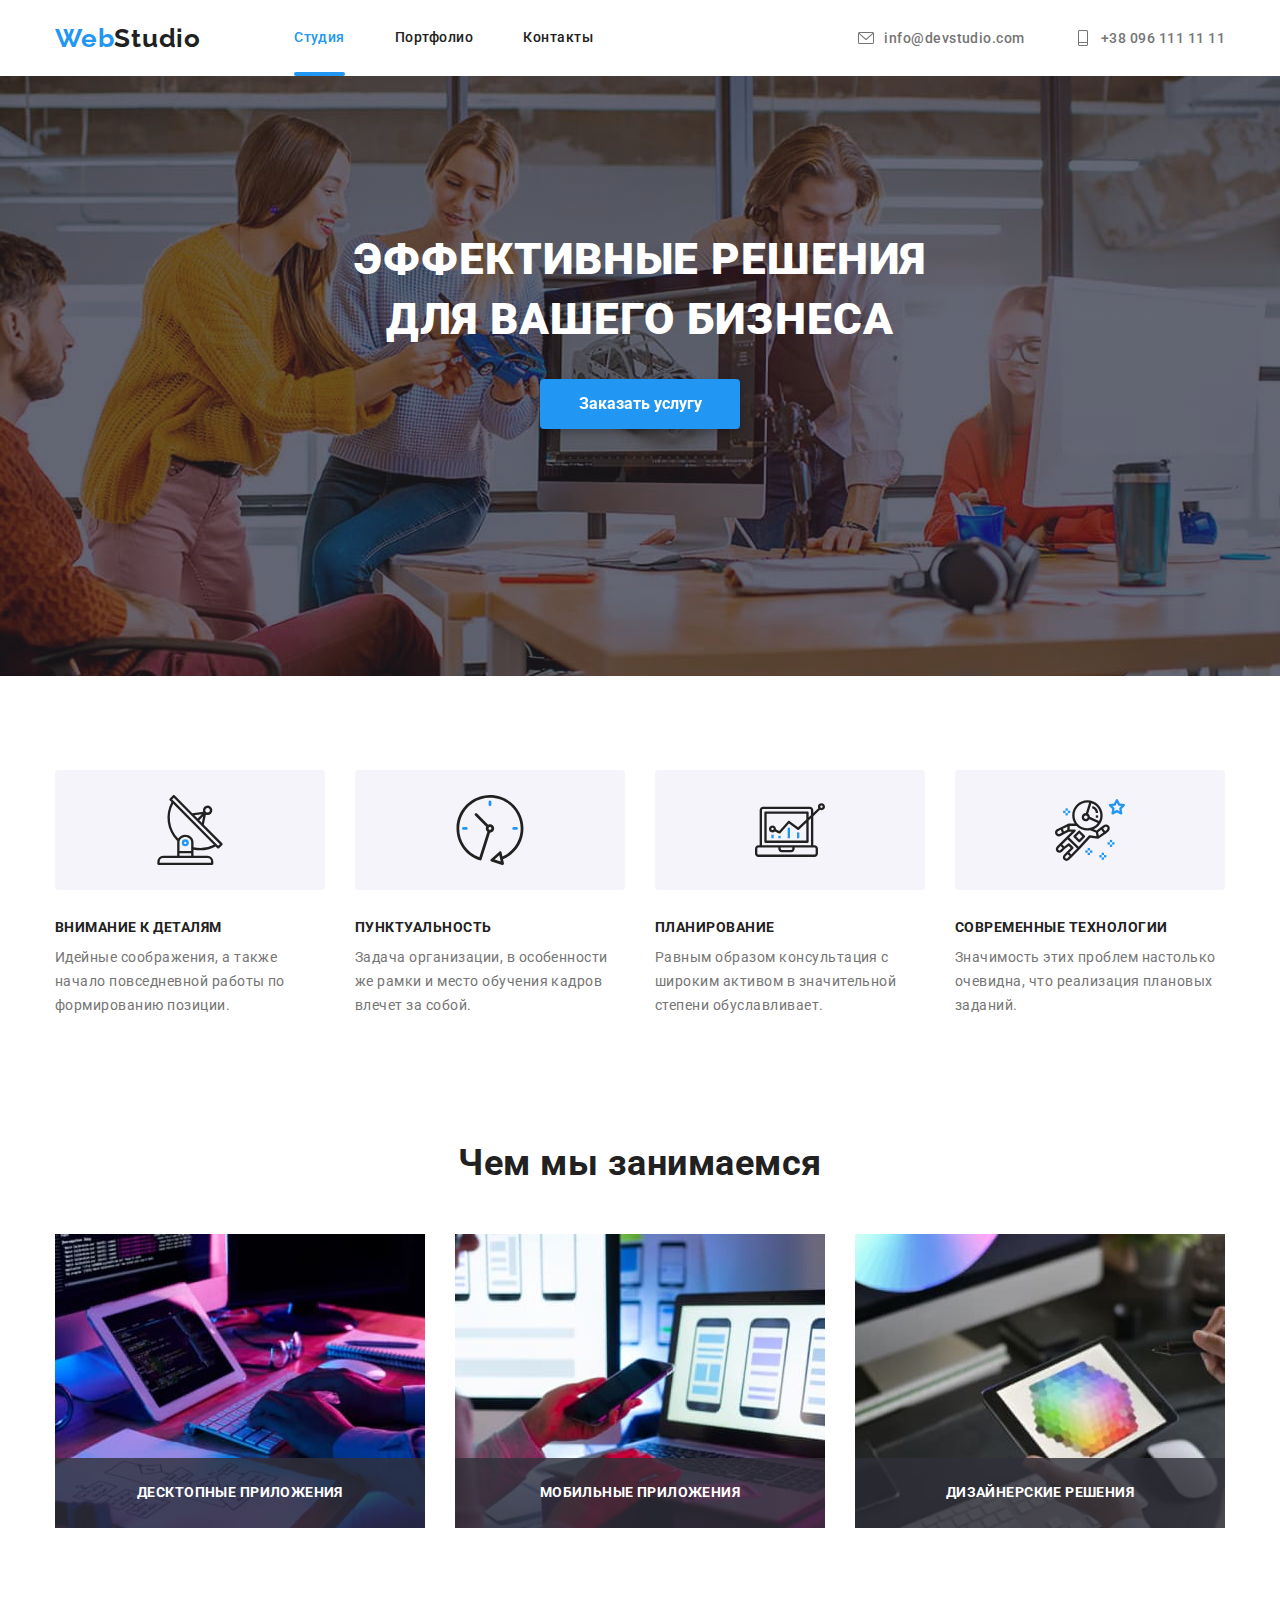
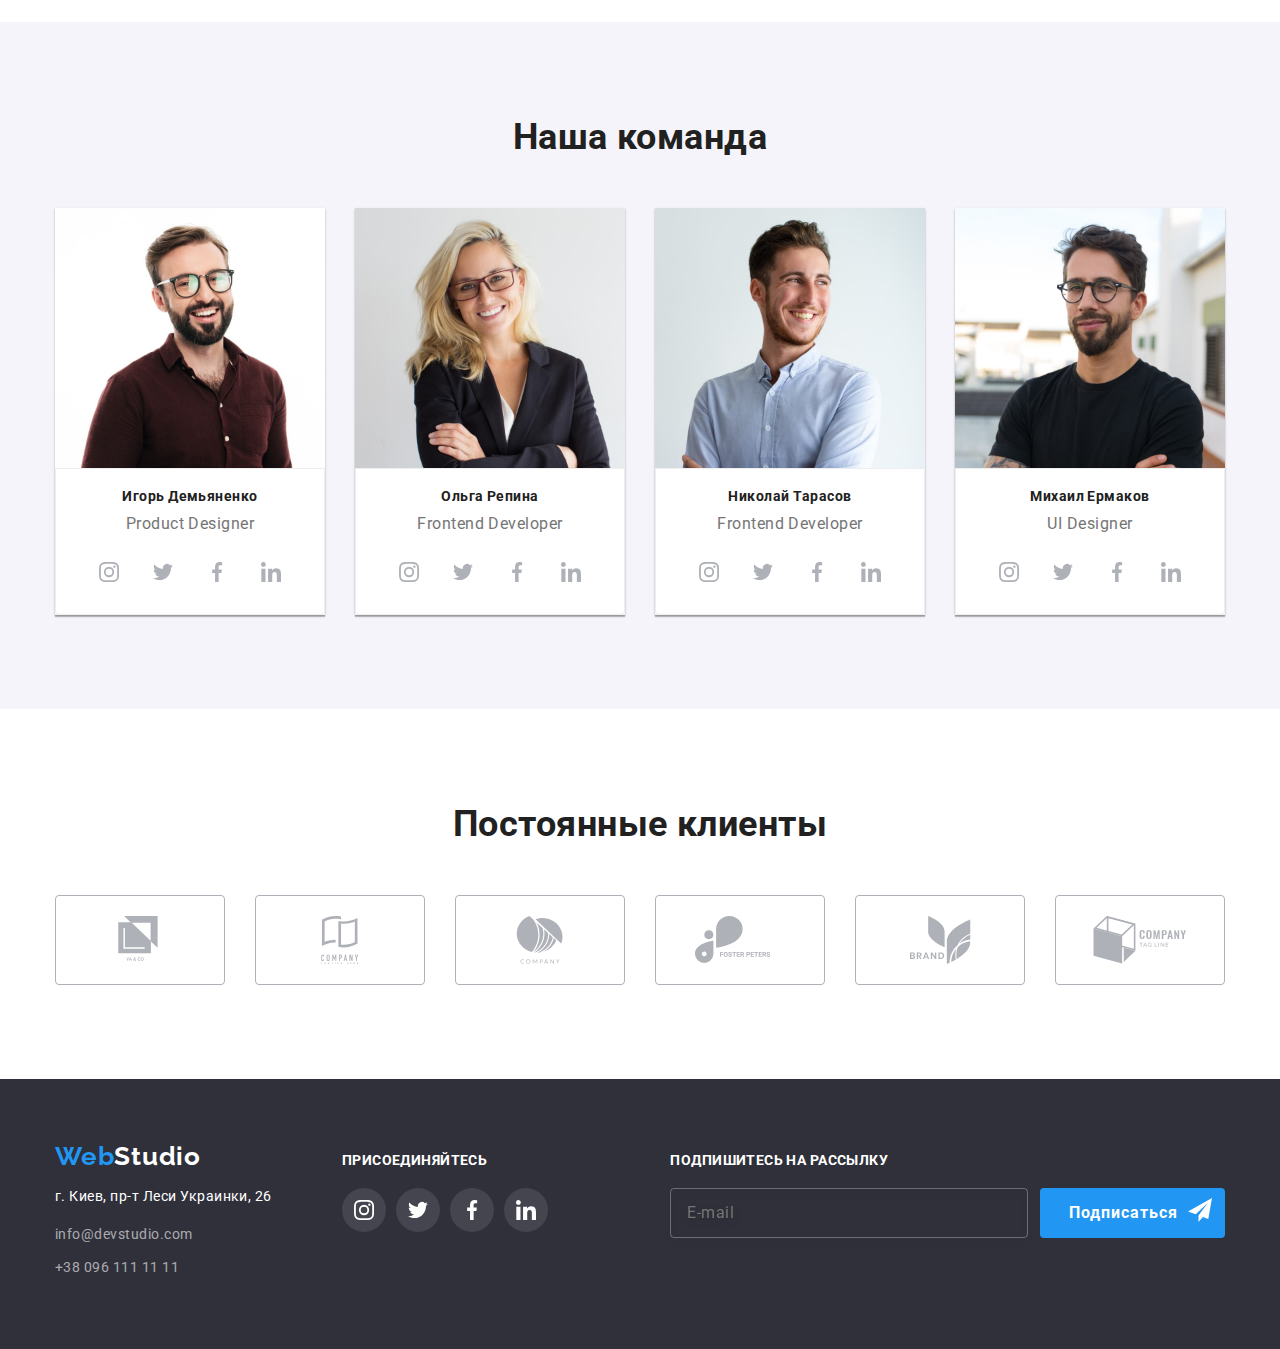
<file: index.html>
<!DOCTYPE html>
<html lang="ru">
  <head>
    <meta charset="UTF-8" />
    <meta name="viewport" content="width=device-width, initial-scale=1.0" />
    <title>Document</title>
    <link rel="preconnect" href="https://fonts.gstatic.com" />
    <link
      href="https://fonts.googleapis.com/css2?family=Raleway:wght@700&family=Roboto:wght@400;500;700;900&display=swap"
      rel="stylesheet"
    />
    <link
      rel="stylesheet"
      href="https://cdnjs.cloudflare.com/ajax/libs/modern-normalize/1.0.0/modern-normalize.min.css"
    />
    <link rel="stylesheet" href="./css/main.min.css" />
  </head>
  <body>
    <!-- Header main page -->
    <header>
      <div class="mobile-nav container">
        <a href="./index.html" class="logo"> <span>Web</span>Studio </a>
        <button
          type="button"
          class="menu-button is-open"
          aria-expanded="false"
          aria-controls="menu-container"
          data-menu-button
        >
          <svg width="21" height="21" aria-label="Переключатель мобильного меню">
            <use class="icon-close-menu" href="./img/icons/symbol-defs.svg#icon-close"></use>
            <use class="icon-burger-menu" href="./img/icons/symbol-defs.svg#icon-burger-menu"></use>
          </svg>
        </button>
        <div class="nav-mobile-content" id="menu-container" data-menu>
          <ul class="mobile-nav-elements">
            <li class="item">
              <a href="./index.html" class="link current">Студия</a>
            </li>
            <li class="item">
              <a href="./portfolio.html" class="link">Портфолио</a>
            </li>
            <li class="item"><a href="" class="link">Контакты</a></li>
          </ul>

          <ul class="mobile-address-nav">
            <li class="item">
              <a href="tel:+380961111111" class="phone"> +38 096 111 11 11 </a>
            </li>
            <li class="item">
              <a href="mailto:info@devstudio.com" class="address"> info@devstudio.com </a>
            </li>
          </ul>
          <ul class="social-links">
            <li class="item"><a href="#" class="item-link">Instagram</a></li>
            <li class="item"><a href="#" class="item-link">Twitter</a></li>
            <li class="item"><a href="#" class="item-link">Facebook</a></li>
            <li class="item"><a href="#" class="item-link">LinkedIn</a></li>
          </ul>
        </div>
      </div>
      <nav class="container main-nav">
        <a href="./index.html" class="logo"> <span>Web</span>Studio </a>

        <ul class="site-nav">
          <li class="item">
            <a href="./index.html" class="link current">Студия</a>
          </li>
          <li class="item">
            <a href="./portfolio.html" class="link">Портфолио</a>
          </li>
          <li class="item"><a href="" class="link">Контакты</a></li>
        </ul>

        <ul class="address-nav">
          <li class="item">
            <a href="mailto:info@devstudio.com" class="address">
              <svg class="icon-nav" width="16" height="12">
                <use href="./img/icons/symbol-defs.svg#icon-envelope"></use>
              </svg>
              info@devstudio.com
            </a>
          </li>
          <li class="item">
            <a href="tel:+380961111111" class="address">
              <svg class="icon-nav" width="10" height="16">
                <use href="./img/icons/symbol-defs.svg#icon-phone"></use>
              </svg>
              +38 096 111 11 11
            </a>
          </li>
        </ul>
      </nav>
    </header>
    <!-- Main -->
    <main>
      <!-- About us sections-->
      <section class="section title">
        <div class="container">
          <h1 class="hero-title">
            Эффективные решения
            <br />
            для вашего бизнеса
          </h1>
          <button type="button" class="button primary" data-modal-open>Заказать услугу</button>
        </div>
      </section>
      <section class="section container section-logo">
        <h2 class="visually-hidden">Наши качества</h2>
        <ul class="feacher-list">
          <li class="item icon-antena">
            <h3 class="section-title-secondary title-uppercase">Внимание к деталям</h3>
            <p class="section-text">Идейные соображения, а также начало повседневной работы по формированию позиции.</p>
          </li>
          <li class="item icon-clock">
            <h3 class="section-title-secondary title-uppercase">Пунктуальность</h3>
            <p class="section-text">
              Задача организации, в особенности же рамки и место обучения кадров влечет за собой.
            </p>
          </li>
          <li class="item icon-diagram">
            <h3 class="section-title-secondary title-uppercase">Планирование</h3>
            <p class="section-text">
              Равным образом консультация с широким активом в значительной степени обуславливает.
            </p>
          </li>
          <li class="item icon-astronaut">
            <h3 class="section-title-secondary title-uppercase">Современные технологии</h3>
            <p class="section-text">Значимость этих проблем настолько очевидна, что реализация плановых заданий.</p>
          </li>
        </ul>
      </section>
      <section>
        <!--class="section" -->
        <div class="container hidden-true">
          <h2 class="section-title-primary">Чем мы занимаемся</h2>
          <ul class="primary-list">
            <li class="item primary-thumb">
              <img
                srcset="./img/what-we-do/box1.jpg 1x, ./img/what-we-do/box1@2x.jpg 2x"
                src="./img/what-we-do/box1.jpg"
                alt="Ноутбук"
                width="370"
              />
              <p class="label">Десктопные приложения</p>
            </li>
            <li class="item primary-thumb">
              <img
                srcset="./img/what-we-do/box2.jpg 1x, ./img/what-we-do/box2@2x.jpg 2x"
                src="./img/what-we-do/box2.jpg"
                alt="мобильный телефон"
                width="370"
              />
              <p class="label">Мобильные приложения</p>
            </li>
            <li class="item primary-thumb">
              <img
                srcset="./img/what-we-do/box3.jpg 1x, ./img/what-we-do/box3@2x.jpg 2x"
                src="./img/what-we-do/box3.jpg"
                alt="Планшет"
                width="370"
              />
              <p class="label">Дизайнерские решения</p>
            </li>
          </ul>
        </div>
      </section>
      <section class="section team-section">
        <div class="container">
          <h2 class="section-title-primary">Наша команда</h2>
          <ul class="team-list">
            <li class="item">
              <picture>
                <source srcset="./img/team/photo1.jpg 1x, ./img/team/photo1@2x.jpg 2x" media="(min-width:1200px)" />
                <source
                  srcset="./img/team/photo1-tablet.jpg 1x, ./img/team/photo1-tablet@2x.jpg 2x"
                  media="(min-width: 768px)"
                />
                <img
                  srcset="./img/team/photo1-mobile.jpg 1x, ./img/team/photo1-mobile@2x.jpg 2x"
                  src="./img/team/photo1-mobile.jpg"
                  alt="фото члена команды"
                />
              </picture>
              <div class="card">
                <h3 class="section-title-secondary">Игорь Демьяненко</h3>
                <p class="section-team-text">Product Designer</p>
                <ul class="card-list">
                  <li class="item">
                    <a href="" class="item-card">
                      <svg class="item-icon">
                        <use href="./img/icons/symbol-defs.svg#icon-instagram"></use>
                      </svg>
                    </a>
                  </li>
                  <li class="item">
                    <a href="" class="item-card">
                      <svg class="item-icon">
                        <use href="./img/icons/symbol-defs.svg#icon-twitter"></use>
                      </svg>
                    </a>
                  </li>
                  <li class="item">
                    <a href="" class="item-card">
                      <svg class="item-icon">
                        <use href="./img/icons/symbol-defs.svg#icon-facebook"></use>
                      </svg>
                    </a>
                  </li>
                  <li class="item">
                    <a href="" class="item-card">
                      <svg class="item-icon">
                        <use href="./img/icons/symbol-defs.svg#icon-linkedin"></use>
                      </svg>
                    </a>
                  </li>
                </ul>
              </div>
            </li>
            <li class="item">
              <picture class="picture">
                <source srcset="./img/team/photo2.jpg 1x, ./img/team/photo2@2x.jpg 2x" media="(min-width: 1200px)" />
                <source
                  srcset="./img/team/photo2-tablet.jpg 1x, ./img/team/photo2-tablet@2x.jpg 2x"
                  media="(min-width: 768px)"
                />
                <img
                  srcset="./img/team/photo2-mobile.jpg 1x, ./img/team/photo2-mobile@2x.jpg 2x"
                  src="./img/team/photo2-mobile.jpg"
                  alt="фото члена команды"
                />
              </picture>
              <div class="card">
                <h3 class="section-title-secondary">Ольга Репина</h3>
                <p class="section-team-text">Frontend Developer</p>
                <ul class="card-list">
                  <li class="item">
                    <a href="" class="item-card">
                      <svg class="item-icon">
                        <use href="./img/icons/symbol-defs.svg#icon-instagram"></use>
                      </svg>
                    </a>
                  </li>
                  <li class="item">
                    <a href="" class="item-card">
                      <svg class="item-icon">
                        <use href="./img/icons/symbol-defs.svg#icon-twitter"></use>
                      </svg>
                    </a>
                  </li>
                  <li class="item">
                    <a href="" class="item-card">
                      <svg class="item-icon">
                        <use href="./img/icons/symbol-defs.svg#icon-facebook"></use>
                      </svg>
                    </a>
                  </li>
                  <li class="item">
                    <a href="" class="item-card">
                      <svg class="item-icon">
                        <use href="./img/icons/symbol-defs.svg#icon-linkedin"></use>
                      </svg>
                    </a>
                  </li>
                </ul>
              </div>
            </li>
            <li class="item">
              <picture class="picture">
                <source srcset="./img/team/photo3.jpg 1x, ./img/team/photo3@2x.jpg 2x" media="(min-width: 1200px)" />
                <source
                  srcset="./img/team/photo3-tablet.jpg 1x, ./img/team/photo3@2x-tablet.jpg 2x"
                  media="(min-width: 768px)"
                />
                <img
                  srcset="./img/team/photo3-mobile.jpg 1x, ./img/team/photo3@2x-mobile.jpg 2x"
                  src="./img/team/photo3-mobile.jpg"
                  alt="фото члена команды"
                />
              </picture>
              <div class="card">
                <h3 class="section-title-secondary">Николай Тарасов</h3>
                <p class="section-team-text">Frontend Developer</p>
                <ul class="card-list">
                  <li class="item">
                    <a href="" class="item-card">
                      <svg class="item-icon">
                        <use href="./img/icons/symbol-defs.svg#icon-instagram"></use>
                      </svg>
                    </a>
                  </li>
                  <li class="item">
                    <a href="" class="item-card">
                      <svg class="item-icon">
                        <use href="./img/icons/symbol-defs.svg#icon-twitter"></use>
                      </svg>
                    </a>
                  </li>
                  <li class="item">
                    <a href="" class="item-card">
                      <svg class="item-icon">
                        <use href="./img/icons/symbol-defs.svg#icon-facebook"></use>
                      </svg>
                    </a>
                  </li>
                  <li class="item">
                    <a href="" class="item-card">
                      <svg class="item-icon">
                        <use href="./img/icons/symbol-defs.svg#icon-linkedin"></use>
                      </svg>
                    </a>
                  </li>
                </ul>
              </div>
            </li>
            <li class="item">
              <picture class="picture">
                <source srcset="./img/team/photo4.jpg 1x, ./img/team/photo4@2x.jpg 2x" media="(min-width: 1200px)" />
                <source
                  srcset="./img/team/photo4-tablet.jpg 1x, ./img/team/photo4-tablet@2x.jpg 2x"
                  media="(min-width: 768px)"
                />

                <img
                  srcset="./img/team/photo4-mobile.jpg 1x, ./img/team/photo4-mobile@2x.jpg 2x"
                  src="./img/team/photo4-mobile.jpg"
                  alt="фото члена команды"
                />
              </picture>
              <div class="card">
                <h3 class="section-title-secondary">Михаил Ермаков</h3>
                <p class="section-team-text">UI Designer</p>
                <ul class="card-list">
                  <li class="item">
                    <a href="" class="item-card">
                      <svg class="item-icon">
                        <use href="./img/icons/symbol-defs.svg#icon-instagram"></use>
                      </svg>
                    </a>
                  </li>
                  <li class="item">
                    <a href="" class="item-card">
                      <svg class="item-icon">
                        <use href="./img/icons/symbol-defs.svg#icon-twitter"></use>
                      </svg>
                    </a>
                  </li>
                  <li class="item">
                    <a href="" class="item-card">
                      <svg class="item-icon">
                        <use href="./img/icons/symbol-defs.svg#icon-facebook"></use>
                      </svg>
                    </a>
                  </li>
                  <li class="item">
                    <a href="" class="item-card">
                      <svg class="item-icon">
                        <use href="./img/icons/symbol-defs.svg#icon-linkedin"></use>
                      </svg>
                    </a>
                  </li>
                </ul>
              </div>
            </li>
          </ul>
        </div>
      </section>

      <section class="section container section-client-logo">
        <h2 class="section-title-primary">Постоянные клиенты</h2>
        <ul class="client-logo">
          <li class="item">
            <a href="" class="item-link">
              <svg class="logo-icons" width="44.27" height="49.23">
                <use href="./img/icons/symbol-defs.svg#icon-logo-1"></use>
              </svg>
            </a>
          </li>
          <li class="item">
            <a href="" class="item-link">
              <svg class="logo-icons" width="40" height="52">
                <use href="./img/icons/symbol-defs.svg#icon-logo-2"></use>
              </svg>
            </a>
          </li>
          <li class="item">
            <a href="" class="item-link">
              <svg class="logo-icons" width="41" height="42.6">
                <use href="./img/icons/symbol-defs.svg#icon-logo-3"></use>
              </svg>
            </a>
          </li>
          <li class="item">
            <a href="" class="item-link">
              <svg class="logo-icons" width="79.66" height="42.02">
                <use href="./img/icons/symbol-defs.svg#icon-logo-4"></use>
              </svg>
            </a>
          </li>
          <li class="item">
            <a href="" class="item-link">
              <svg class="logo-icons" width="59" height="47">
                <use href="./img/icons/symbol-defs.svg#icon-logo-5"></use>
              </svg>
            </a>
          </li>
          <li class="item">
            <a href="" class="item-link">
              <svg class="logo-icons" width="88.48" height="45.44">
                <use href="./img/icons/symbol-defs.svg#icon-logo-6"></use>
              </svg>
            </a>
          </li>
        </ul>
      </section>
    </main>

    <!-- Footer -->
    <footer class="footer footer-container">
      <div class="container">
        <div class="footer-content">
          <div class="footer-tablet">
            <address class="footer-address">
              <a href="https://goo.gl/maps/TNhpPpV4GZ15vKTPA" target="_blank" class="logo footer-logo">
                <span>Web</span>Studio
              </a>
              <p class="footer-phone">г. Киев, пр-т Леси Украинки, 26</p>

              <a href="mailto:info@devstudio.com" class="footer-mail"> info@devstudio.com </a>
              <a href="tel:+380961111111" class="footer-tel">+38 096 111 11 11</a>
            </address>

            <div class="link-footer">
              <p class="link-header">присоединяйтесь</p>
              <ul class="card-list">
                <li class="item">
                  <a href="" class="footer-card">
                    <svg class="footer-icon">
                      <use href="./img/icons/symbol-defs.svg#icon-instagram"></use>
                    </svg>
                  </a>
                </li>
                <li class="item">
                  <a href="" class="footer-card">
                    <svg class="footer-icon">
                      <use href="./img/icons/symbol-defs.svg#icon-twitter"></use>
                    </svg>
                  </a>
                </li>
                <li class="item">
                  <a href="" class="footer-card">
                    <svg class="footer-icon">
                      <use href="./img/icons/symbol-defs.svg#icon-facebook"></use>
                    </svg>
                  </a>
                </li>
                <li class="item">
                  <a href="" class="footer-card">
                    <svg class="footer-icon">
                      <use href="./img/icons/symbol-defs.svg#icon-linkedin"></use>
                    </svg>
                  </a>
                </li>
              </ul>
            </div>
          </div>
          <form action="#" class="footer-form">
            <div class="form-field">
              <b class="form-label">Подпишитесь на рассылку</b>

              <input type="email" name="email" id="email" placeholder="E-mail" class="form-input" />
            </div>
            <button type="submit" class="button footer-form-button">Подписаться</button>
          </form>
        </div>
      </div>
    </footer>
    <div class="backdrop is-hidden" data-modal>
      <div class="modal">
        <button class="icon-wrapper" data-modal-close>
          <svg class="modal-close-button">
            <use href="./img/icons/symbol-defs.svg#icon-close"></use>
          </svg>
        </button>
        <form action="#">
          <div role="group" class="modal-form">
            <b class="modal-form-title">Оставьте свои данные, мы вам перезвоним</b>
            <div class="modal-form-field">
              <label for="name" class="modal-label">Имя</label>
              <input type="text" name="username" id="name" class="modal-input" placeholder=" " />
              <svg class="modal-icon" width="12" height="12">
                <use href="./img/icons/symbol-defs.svg#icon-modal-person"></use>
              </svg>
            </div>
            <div class="modal-form-field">
              <label for="tel" class="modal-label">Телефон </label>

              <input type="tel" name="usertel" id="tel" class="modal-input" placeholder=" " />
              <svg class="modal-icon" width="13" height="13">
                <use href="./img/icons/symbol-defs.svg#icon-modal-phone"></use>
              </svg>
            </div>
            <div class="modal-form-field">
              <label for="user_email" class="modal-label">Почта </label>

              <input type="email" name="email" id="user_email" class="modal-input" placeholder=" " />
              <svg class="modal-icon" width="15" height="12">
                <use href="./img/icons/symbol-defs.svg#icon-modal-envelope"></use>
              </svg>
            </div>
            <div class="modal-form-field">
              <label for="feedback" class="modal-label">Комментарий</label>
              <textarea name="feedback" id="feedback" placeholder="Введите текст" class="textarea-input"></textarea>
            </div>

            <div class="modal-form-checkbox">
              <label class="checkbox-label">
                <input type="checkbox" name="hobby" value="reading" class="checkbox" />
                <span>Соглашаюсь с рассылкой и принимаю <a href="" class="contract">Условия договора</a></span>
                <svg class="checkbox-icon" width="15" height="12">
                  <use href="./img/icons/symbol-defs.svg#icon-check"></use>
                </svg>
              </label>
            </div>
          </div>
          <button type="submit" class="button form-button">Отправить</button>
        </form>
      </div>
    </div>
    <script src="./js/modal.js">
      (() => { document.querySelector('.js-speaker-form').addEventListener('submit', e => { e.preventDefault(); new
      FormData(e.currentTarget).forEach((value, name) => console.log(`${name}: ${value}`), ); }); })();
    </script>
    <script src="./js/menu.js"></script>
  </body>
</html>
</file>
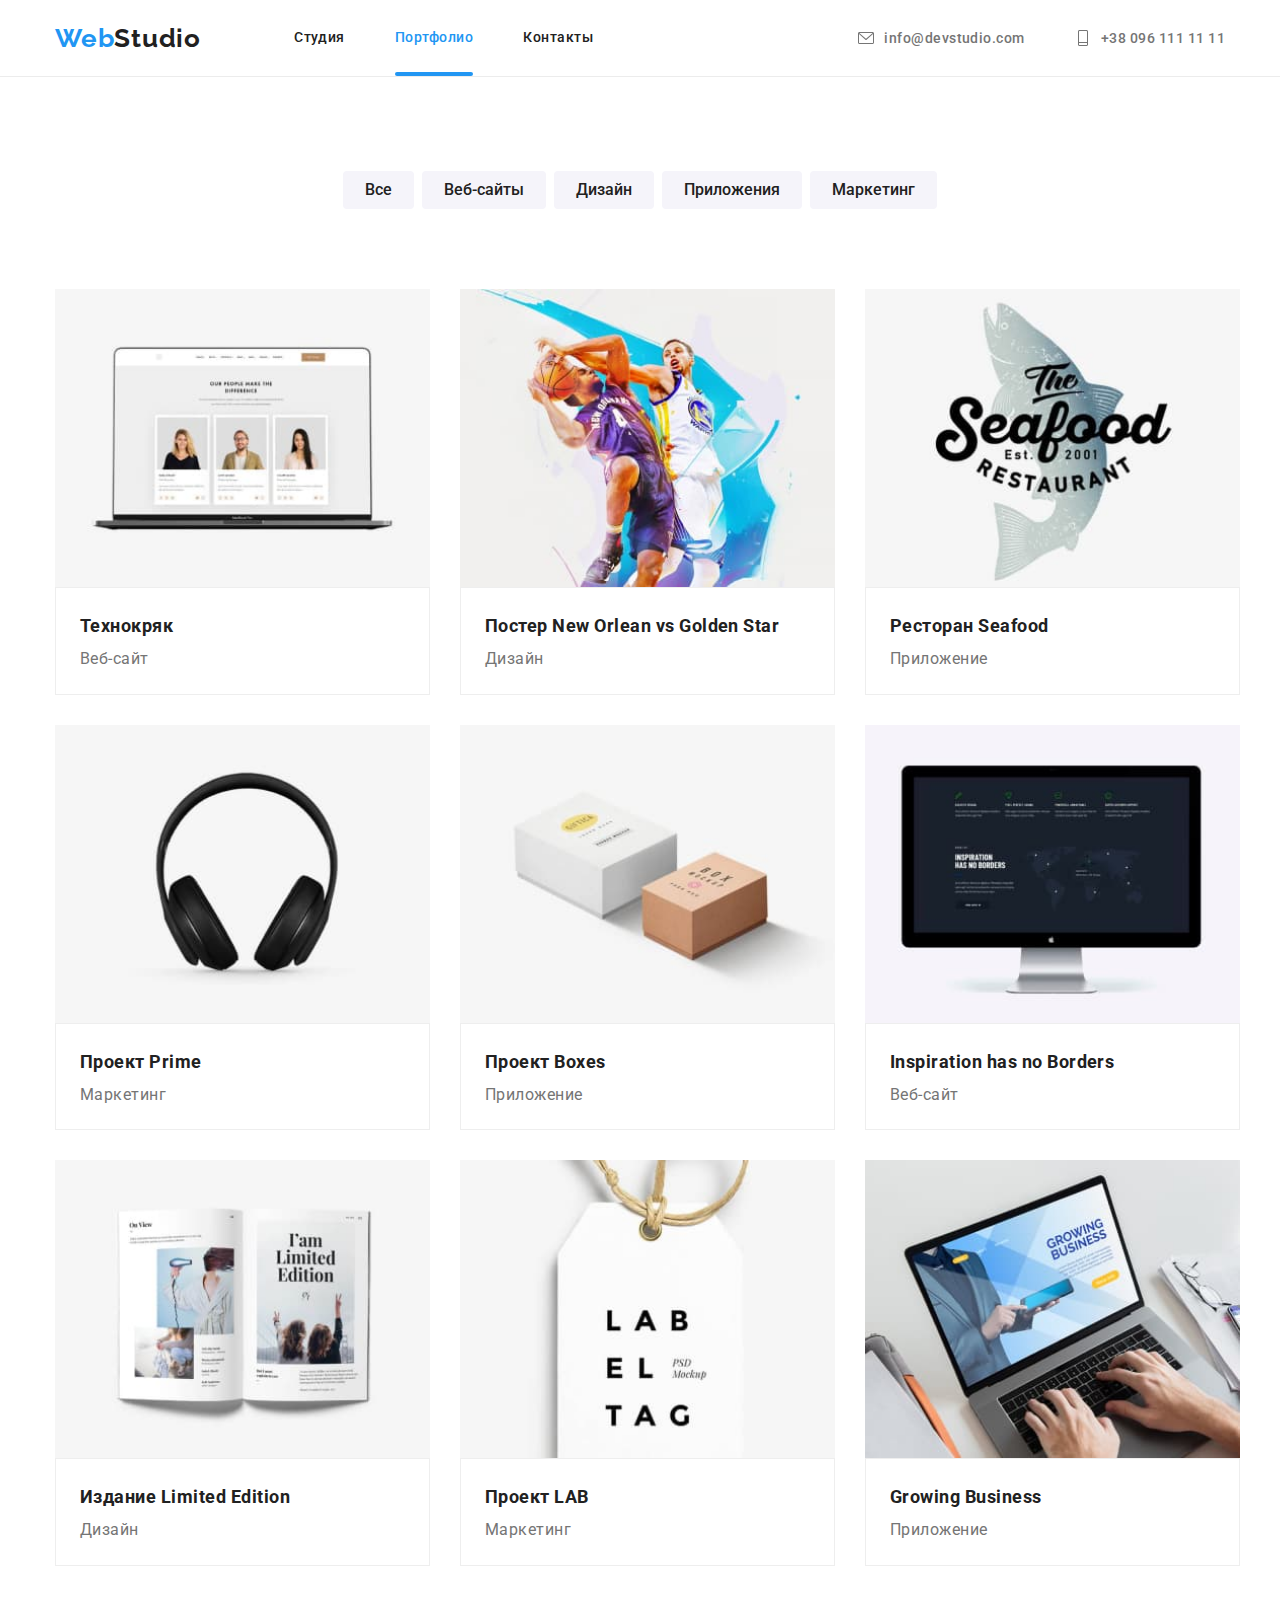
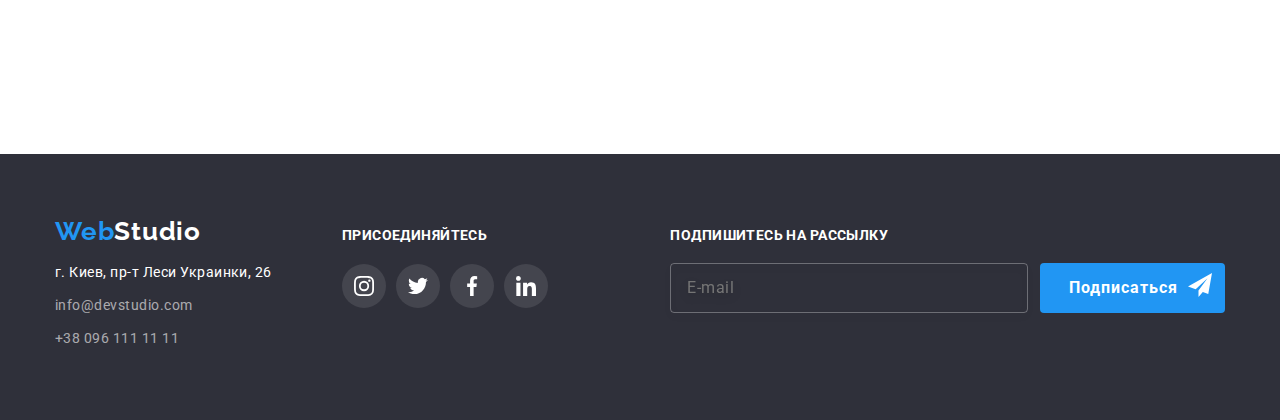
<file: portfolio.html>
<!DOCTYPE html>
<html lang="ru">
  <head>
    <meta charset="UTF-8" />
    <meta name="viewport" content="width=device-width, initial-scale=1.0" />
    <title>Document</title>
    <link rel="preconnect" href="https://fonts.gstatic.com" />
    <link
      href="https://fonts.googleapis.com/css2?family=Raleway:wght@700&family=Roboto:wght@400;500;700;900&display=swap"
      rel="stylesheet"
    />
    <link
      rel="stylesheet"
      href="https://cdnjs.cloudflare.com/ajax/libs/modern-normalize/1.0.0/modern-normalize.min.css"
    />
    <link rel="stylesheet" href="./css/main.min.css" />
  </head>
  <body>
    <!-- Portfolio -->
    <!-- Portfolio header -->
    <header class="portfolio-border">
      <div class="mobile-nav container">
        <a href="./index.html" class="logo"> <span>Web</span>Studio </a>
        <button
          type="button"
          class="menu-button is-open"
          aria-expanded="false"
          aria-controls="menu-container"
          data-menu-button
        >
          <svg width="21" height="21" aria-label="Переключатель мобильного меню">
            <use class="icon-close-menu" href="./img/icons/symbol-defs.svg#icon-close"></use>
            <use class="icon-burger-menu" href="./img/icons/symbol-defs.svg#icon-burger-menu"></use>
          </svg>
        </button>
        <div class="nav-mobile-content" id="menu-container" data-menu>
          <ul class="mobile-nav-elements">
            <li class="item">
              <a href="./index.html" class="link">Студия</a>
            </li>
            <li class="item">
              <a href="./portfolio.html" class="link current">Портфолио</a>
            </li>
            <li class="item"><a href="" class="link">Контакты</a></li>
          </ul>

          <ul class="mobile-address-nav">
            <li class="item">
              <a href="tel:+380961111111" class="phone"> +38 096 111 11 11 </a>
            </li>
            <li class="item">
              <a href="mailto:info@devstudio.com" class="address"> info@devstudio.com </a>
            </li>
          </ul>
          <ul class="social-links">
            <li class="item"><a href="#" class="item-link">Instagram</a></li>
            <li class="item"><a href="#" class="item-link">Twitter</a></li>
            <li class="item"><a href="#" class="item-link">Facebook</a></li>
            <li class="item"><a href="#" class="item-link">LinkedIn</a></li>
          </ul>
        </div>
      </div>
      <nav class="container main-nav">
        <a href="./index.html" class="logo"> <span>Web</span>Studio </a>

        <ul class="site-nav">
          <li class="item">
            <a href="./index.html" class="link">Студия</a>
          </li>
          <li class="item">
            <a href="./portfolio.html" class="link current">Портфолио</a>
          </li>
          <li class="item"><a href="" class="link">Контакты</a></li>
        </ul>

        <ul class="address-nav">
          <li class="item">
            <a href="mailto:info@devstudio.com" class="address">
              <svg class="icon-nav" width="16" height="12">
                <use href="./img/icons/symbol-defs.svg#icon-envelope"></use>
              </svg>
              info@devstudio.com
            </a>
          </li>
          <li class="item">
            <a href="tel:+380961111111" class="address">
              <svg class="icon-nav" width="10" height="16">
                <use href="./img/icons/symbol-defs.svg#icon-phone"></use>
              </svg>
              +38 096 111 11 11
            </a>
          </li>
        </ul>
      </nav>
    </header>
    <main>
      <!--  Portfolio section -->
      <section class="section portfolio-section">
        <div class="container">
          <h2 class="visually-hidden">Примеры работ</h2>
          <ul class="portfolio-button">
            <li class="item">
              <button type="button" class="button secondary">Все</button>
            </li>
            <li class="item">
              <button type="button" class="button secondary">Веб-сайты</button>
            </li>
            <li class="item">
              <button type="button" class="button secondary">Дизайн</button>
            </li>
            <li class="item">
              <button type="button" class="button secondary">Приложения</button>
            </li>
            <li class="item">
              <button type="button" class="button secondary">Маркетинг</button>
            </li>
          </ul>
          <ul class="portfolio-list">
            <li class="item">
              <a href="" class="portfolio-list-actions">
                <div class="product-thumb">
                  <div class="overlay">
                    <p>
                      Технокряк это современная площадка распространения коронавируса. Компании используют эту платформу
                      для цифрового шпионажа и атак на защищённые сервера конкурентов.
                    </p>
                  </div>
                  <picture>
                    <source
                      srcset="./img/portfolio/img1.jpg 1x, ./img/portfolio/img1@2x.jpg 2x"
                      media="(min-width:1200px)"
                    />

                    <source
                      srcset="./img/portfolio/img1-tablet.jpg 1x, ./img/portfolio/img1-tablet@2x.jpg 2x"
                      media="(min-width:768px)"
                    />
                    <img
                      srcset="./img/portfolio/img1-mobile.jpg 1x, ./img/portfolio/img1-mobile@2x.jpg 2x"
                      src="./img/portfolio/img1-mobile.jpg"
                      alt="Веб-сайт"
                    />
                  </picture>
                </div>
                <div class="card">
                  <h3 class="section-title-portfolio">Технокряк</h3>
                  <p class="section-portfolio-text">Веб-сайт</p>
                </div>
              </a>
            </li>
            <li class="item">
              <a href="" class="portfolio-list-actions">
                <div class="product-thumb">
                  <div class="overlay">
                    <p>
                      Технокряк это современная площадка распространения коронавируса. Компании используют эту платформу
                      для цифрового шпионажа и атак на защищённые сервера конкурентов.
                    </p>
                  </div>
                  <picture>
                    <source
                      srcset="./img/portfolio/img2.jpg 1x, ./img/portfolio/img2@2x.jpg 2x"
                      media="(min-width:1200px)"
                    />

                    <source
                      srcset="./img/portfolio/img2-tablet.jpg 1x, ./img/portfolio/img2-tablet@2x.jpg 2x"
                      media="(min-width:768px)"
                    />
                    <img
                      srcset="./img/portfolio/img2-mobile.jpg 1x, ./img/portfolio/img2-mobile@2x.jpg 2x"
                      src="./img/portfolio/img2-mobile.jpg"
                      alt="Постер New Orlean vs Golden Star"
                    />
                  </picture>
                </div>
                <div class="card">
                  <h3 class="section-title-portfolio">Постер New Orlean vs Golden Star</h3>
                  <p class="section-portfolio-text">Дизайн</p>
                </div>
              </a>
            </li>
            <li class="item">
              <a href="" class="portfolio-list-actions">
                <div class="product-thumb">
                  <div class="overlay">
                    <p>
                      Технокряк это современная площадка распространения коронавируса. Компании используют эту платформу
                      для цифрового шпионажа и атак на защищённые сервера конкурентов.
                    </p>
                  </div>
                  <picture>
                    <source
                      srcset="./img/portfolio/img3.jpg 1x, ./img/portfolio/img3@2x.jpg 2x"
                      media="(min-width:1200px)"
                    />

                    <source
                      srcset="./img/portfolio/img3-tablet.jpg 1x, ./img/portfolio/img3-tablet@2x.jpg 2x"
                      media="(min-width:768px)"
                    />
                    <img
                      srcset="./img/portfolio/img3-mobile.jpg 1x, ./img/portfolio/img3-mobile@2x.jpg 2x"
                      src="./img/portfolio/img3-mobile.jpg"
                      alt="Ресторан Seafood"
                    />
                  </picture>
                </div>
                <div class="card">
                  <h3 class="section-title-portfolio">Ресторан Seafood</h3>
                  <p class="section-portfolio-text">Приложение</p>
                </div>
              </a>
            </li>
            <li class="item">
              <a href="" class="portfolio-list-actions">
                <div class="product-thumb">
                  <div class="overlay">
                    <p>
                      Технокряк это современная площадка распространения коронавируса. Компании используют эту платформу
                      для цифрового шпионажа и атак на защищённые сервера конкурентов.
                    </p>
                  </div>
                  <picture>
                    <source
                      srcset="./img/portfolio/img4.jpg 1x, ./img/portfolio/img4@2x.jpg 2x"
                      media="(min-width:1200px)"
                    />

                    <source
                      srcset="./img/portfolio/img4-tablet.jpg 1x, ./img/portfolio/img4-tablet@2x.jpg 2x"
                      media="(min-width:768px)"
                    />
                    <img
                      srcset="./img/portfolio/img4-mobile.jpg 1x, ./img/portfolio/img4-mobile@2x.jpg 2x"
                      src="./img/portfolio/img4-mobile.jpg"
                      alt="Наушники"
                    />
                  </picture>
                </div>
                <div class="card">
                  <h3 class="section-title-portfolio">Проект Prime</h3>
                  <p class="section-portfolio-text">Маркетинг</p>
                </div>
              </a>
            </li>
            <li class="item">
              <a href="" class="portfolio-list-actions">
                <div class="product-thumb">
                  <div class="overlay">
                    <p>
                      Технокряк это современная площадка распространения коронавируса. Компании используют эту платформу
                      для цифрового шпионажа и атак на защищённые сервера конкурентов.
                    </p>
                  </div>
                  <picture>
                    <source
                      srcset="./img/portfolio/img5.jpg 1x, ./img/portfolio/img5@2x.jpg 2x"
                      media="(min-width:1200px)"
                    />

                    <source
                      srcset="./img/portfolio/img5-tablet.jpg 1x, ./img/portfolio/img5-tablet@2x.jpg 2x"
                      media="(min-width:768px)"
                    />

                    <img
                      srcset="./img/portfolio/img5-mobile.jpg 1x, ./img/portfolio/img5-mobile@2x.jpg 2x"
                      src="./img/portfolio/img5-mobile.jpg"
                      alt="Коробки"
                    />
                  </picture>
                </div>
                <div class="card">
                  <h3 class="section-title-portfolio">Проект Boxes</h3>
                  <p class="section-portfolio-text">Приложение</p>
                </div>
              </a>
            </li>
            <li class="item">
              <a href="" class="portfolio-list-actions">
                <div class="product-thumb">
                  <div class="overlay">
                    <p>
                      Технокряк это современная площадка распространения коронавируса. Компании используют эту платформу
                      для цифрового шпионажа и атак на защищённые сервера конкурентов.
                    </p>
                  </div>
                  <picture>
                    <source
                      srcset="./img/portfolio/img6.jpg 1x, ./img/portfolio/img6@2x.jpg 2x"
                      media="(min-width:1200px)"
                    />

                    <source
                      srcset="./img/portfolio/img6-tablet.jpg 1x, ./img/portfolio/img6-tablet@2x.jpg 2x"
                      media="(min-width:768px)"
                    />

                    <img
                      srcset="./img/portfolio/img6-mobile.jpg 1x, ./img/portfolio/img6-mobile@2x.jpg 2x"
                      src="./img/portfolio/img6-mobile.jpg"
                      alt="Веб-сайт"
                    />
                  </picture>
                </div>
                <div class="card">
                  <h3 class="section-title-portfolio">Inspiration has no Borders</h3>
                  <p class="section-portfolio-text">Веб-сайт</p>
                </div>
              </a>
            </li>
            <li class="item">
              <a href="" class="portfolio-list-actions">
                <div class="product-thumb">
                  <div class="overlay">
                    <p>
                      Технокряк это современная площадка распространения коронавируса. Компании используют эту платформу
                      для цифрового шпионажа и атак на защищённые сервера конкурентов.
                    </p>
                  </div>
                  <picture>
                    <source
                      srcset="./img/portfolio/img7.jpg 1x, ./img/portfolio/img7@2x.jpg 2x"
                      media="(min-width:1200px)"
                    />

                    <source
                      srcset="./img/portfolio/img7-tablet.jpg 1x, ./img/portfolio/img7-tablet@2x.jpg 2x"
                      media="(min-width:768px)"
                    />
                    <img
                      srcset="./img/portfolio/img7-mobile.jpg 1x, ./img/portfolio/img7-mobile@2x.jpg 2x"
                      src="./img/portfolio/img7-mobile.jpg"
                      alt="Книга"
                    />
                  </picture>
                </div>
                <div class="card">
                  <h3 class="section-title-portfolio">Издание Limited Edition</h3>
                  <p class="section-portfolio-text">Дизайн</p>
                </div>
              </a>
            </li>
            <li class="item">
              <a href="" class="portfolio-list-actions">
                <div class="product-thumb">
                  <div class="overlay">
                    <p>
                      Технокряк это современная площадка распространения коронавируса. Компании используют эту платформу
                      для цифрового шпионажа и атак на защищённые сервера конкурентов.
                    </p>
                  </div>
                  <picture>
                    <source
                      srcset="./img/portfolio/img8.jpg 1x, ./img/portfolio/img8@2x.jpg 2x"
                      media="(min-width:1200px)"
                    />

                    <source
                      srcset="./img/portfolio/img8-tablet.jpg 1x, ./img/portfolio/img8-tablet@2x.jpg 2x"
                      media="(min-width:768px)"
                    />

                    <img
                      srcset="./img/portfolio/img8-mobile.jpg 1x, ./img/portfolio/img8-mobile@2x.jpg 2x"
                      src="./img/portfolio/img8-mobile.jpg"
                      alt="Лейбл"
                    />
                  </picture>
                </div>
                <div class="card">
                  <h3 class="section-title-portfolio">Проект LAB</h3>
                  <p class="section-portfolio-text">Маркетинг</p>
                </div>
              </a>
            </li>
            <li class="item">
              <a href="" class="portfolio-list-actions">
                <div class="product-thumb">
                  <div class="overlay">
                    <p>
                      Технокряк это современная площадка распространения коронавируса. Компании используют эту платформу
                      для цифрового шпионажа и атак на защищённые сервера конкурентов.
                    </p>
                  </div>
                  <picture>
                    <source
                      srcset="./img/portfolio/img9.jpg 1x, ./img/portfolio/img9@2x.jpg 2x"
                      media="(min-width:1200px)"
                    />

                    <source
                      srcset="./img/portfolio/img9-tablet.jpg 1x, ./img/portfolio/img9-tablet@2x.jpg 2x"
                      media="(min-width:768px)"
                    />
                    <img
                      srcset="./img/portfolio/img9-mobile.jpg 1x, ./img/portfolio/img9-mobile@2x.jpg 2x"
                      src="./img/portfolio/img9-mobile.jpg"
                      alt="Приложение"
                    />
                  </picture>
                </div>
                <div class="card">
                  <h3 class="section-title-portfolio">Growing Business</h3>
                  <p class="section-portfolio-text">Приложение</p>
                </div>
              </a>
            </li>
          </ul>
        </div>
      </section>
    </main>

    <!-- Portfolio footer -->
    <footer class="footer footer-container">
      <div class="container">
        <div class="footer-content">
          <div class="footer-tablet">
            <address class="footer-address">
              <a href="https://goo.gl/maps/TNhpPpV4GZ15vKTPA" target="_blank" class="logo footer-logo">
                <span>Web</span>Studio
              </a>
              <p class="footer-address">г. Киев, пр-т Леси Украинки, 26</p>

              <a href="mailto:info@devstudio.com" class="footer-mail"> info@devstudio.com </a>
              <a href="tel:+380961111111" class="footer-tel">+38 096 111 11 11</a>
            </address>

            <div class="link-footer">
              <p class="link-header">присоединяйтесь</p>
              <ul class="card-list">
                <li class="item">
                  <a href="" class="footer-card">
                    <svg class="footer-icon">
                      <use href="./img/icons/symbol-defs.svg#icon-instagram"></use>
                    </svg>
                  </a>
                </li>
                <li class="item">
                  <a href="" class="footer-card">
                    <svg class="footer-icon">
                      <use href="./img/icons/symbol-defs.svg#icon-twitter"></use>
                    </svg>
                  </a>
                </li>
                <li class="item">
                  <a href="" class="footer-card">
                    <svg class="footer-icon">
                      <use href="./img/icons/symbol-defs.svg#icon-facebook"></use>
                    </svg>
                  </a>
                </li>
                <li class="item">
                  <a href="" class="footer-card">
                    <svg class="footer-icon">
                      <use href="./img/icons/symbol-defs.svg#icon-linkedin"></use>
                    </svg>
                  </a>
                </li>
              </ul>
            </div>
          </div>
          <form action="#" class="footer-form">
            <div class="form-field">
              <label for="email" class="form-label">Подпишитесь на рассылку</label>

              <input type="email" name="email" id="email" placeholder="E-mail" class="form-input" />
            </div>
            <button type="submit" class="button footer-form-button">Подписаться</button>
          </form>
        </div>
      </div>
    </footer>
    <script src="./js/modal.js"></script>
    <script src="./js/menu.js"></script>
  </body>
</html>
</file>
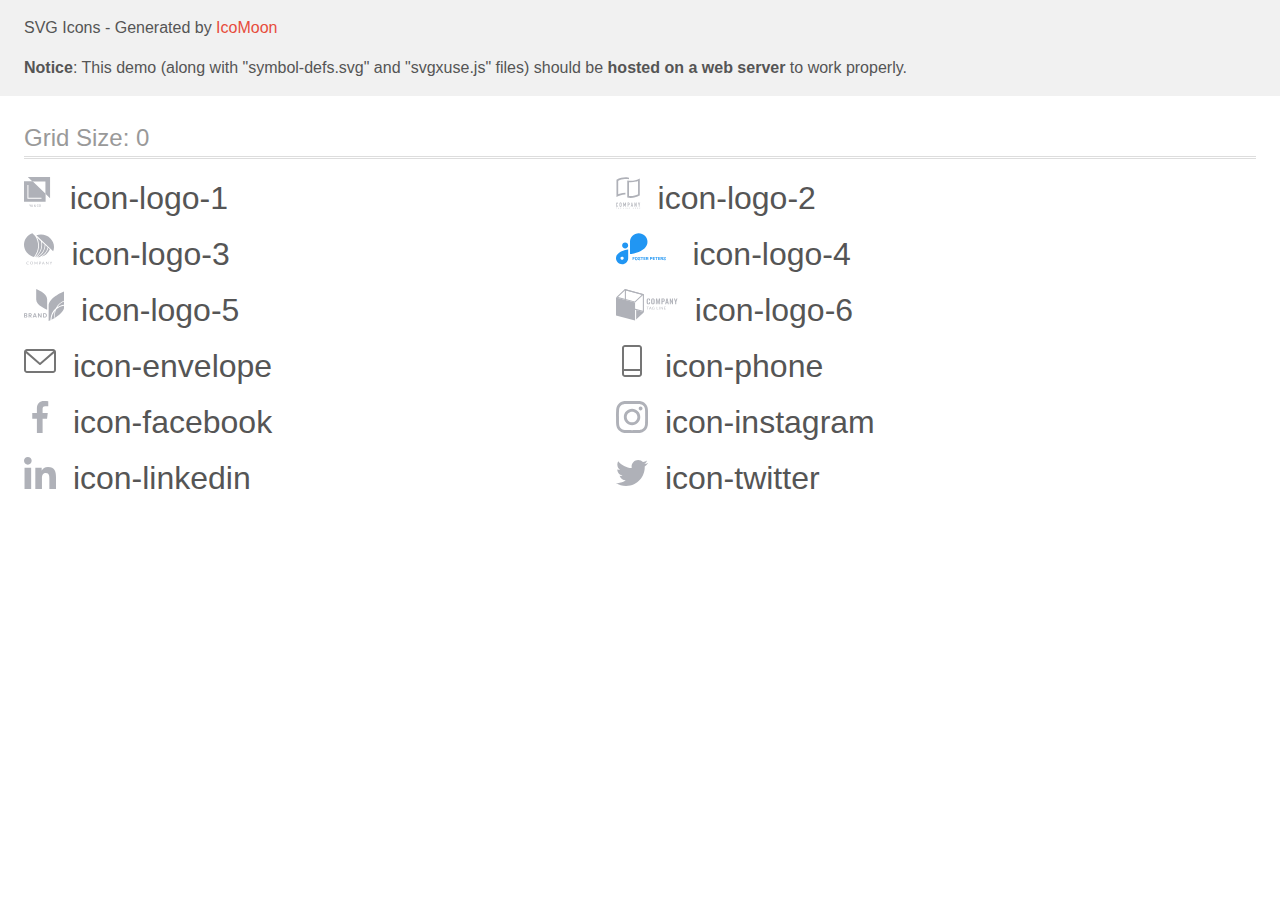
<file: img/icons/icomoon/demo-external-svg.html>
<!doctype html>
<html>
<head>
    <title>IcoMoon - SVG Icons</title>
    <meta charset="utf-8">
    <meta name="viewport" content="width=device-width, initial-scale=1">
    <link rel="stylesheet" href="demo-files/demo.css">
    <link rel="stylesheet" href="style.css">
</head>
<body>
<header class="bgc1 clearfix">
<div class="mhl">
    <p>SVG Icons - Generated by <a href="https://icomoon.io/app">IcoMoon</a></p><p><strong>Notice</strong>: This demo (along with "symbol-defs.svg" and "svgxuse.js" files) should be <b>hosted on a web server</b> to work properly.</p>
</div>
</header>
    <div class="clearfix mhl ptl">
        <h1 class="mvm mtn fgc1">Grid Size: 0</h1>
        <div class="glyph fs1">
            <div class="clearfix pbs">
                <svg class="icon icon-logo-1"><use xlink:href="symbol-defs.svg#icon-logo-1"></use></svg><span class="name"> icon-logo-1</span>
            </div>
        </div>
        <div class="glyph fs1">
            <div class="clearfix pbs">
                <svg class="icon icon-logo-2"><use xlink:href="symbol-defs.svg#icon-logo-2"></use></svg><span class="name"> icon-logo-2</span>
            </div>
        </div>
        <div class="glyph fs1">
            <div class="clearfix pbs">
                <svg class="icon icon-logo-3"><use xlink:href="symbol-defs.svg#icon-logo-3"></use></svg><span class="name"> icon-logo-3</span>
            </div>
        </div>
        <div class="glyph fs1">
            <div class="clearfix pbs">
                <svg class="icon icon-logo-4"><use xlink:href="symbol-defs.svg#icon-logo-4"></use></svg><span class="name"> icon-logo-4</span>
            </div>
        </div>
        <div class="glyph fs1">
            <div class="clearfix pbs">
                <svg class="icon icon-logo-5"><use xlink:href="symbol-defs.svg#icon-logo-5"></use></svg><span class="name"> icon-logo-5</span>
            </div>
        </div>
        <div class="glyph fs1">
            <div class="clearfix pbs">
                <svg class="icon icon-logo-6"><use xlink:href="symbol-defs.svg#icon-logo-6"></use></svg><span class="name"> icon-logo-6</span>
            </div>
        </div>
        <div class="glyph fs1">
            <div class="clearfix pbs">
                <svg class="icon icon-envelope"><use xlink:href="symbol-defs.svg#icon-envelope"></use></svg><span class="name"> icon-envelope</span>
            </div>
        </div>
        <div class="glyph fs1">
            <div class="clearfix pbs">
                <svg class="icon icon-phone"><use xlink:href="symbol-defs.svg#icon-phone"></use></svg><span class="name"> icon-phone</span>
            </div>
        </div>
        <div class="glyph fs1">
            <div class="clearfix pbs">
                <svg class="icon icon-facebook"><use xlink:href="symbol-defs.svg#icon-facebook"></use></svg><span class="name"> icon-facebook</span>
            </div>
        </div>
        <div class="glyph fs1">
            <div class="clearfix pbs">
                <svg class="icon icon-instagram"><use xlink:href="symbol-defs.svg#icon-instagram"></use></svg><span class="name"> icon-instagram</span>
            </div>
        </div>
        <div class="glyph fs1">
            <div class="clearfix pbs">
                <svg class="icon icon-linkedin"><use xlink:href="symbol-defs.svg#icon-linkedin"></use></svg><span class="name"> icon-linkedin</span>
            </div>
        </div>
        <div class="glyph fs1">
            <div class="clearfix pbs">
                <svg class="icon icon-twitter"><use xlink:href="symbol-defs.svg#icon-twitter"></use></svg><span class="name"> icon-twitter</span>
            </div>
        </div>
  </div>
<script defer src="svgxuse.js"></script>
</body>
</html>
</file>
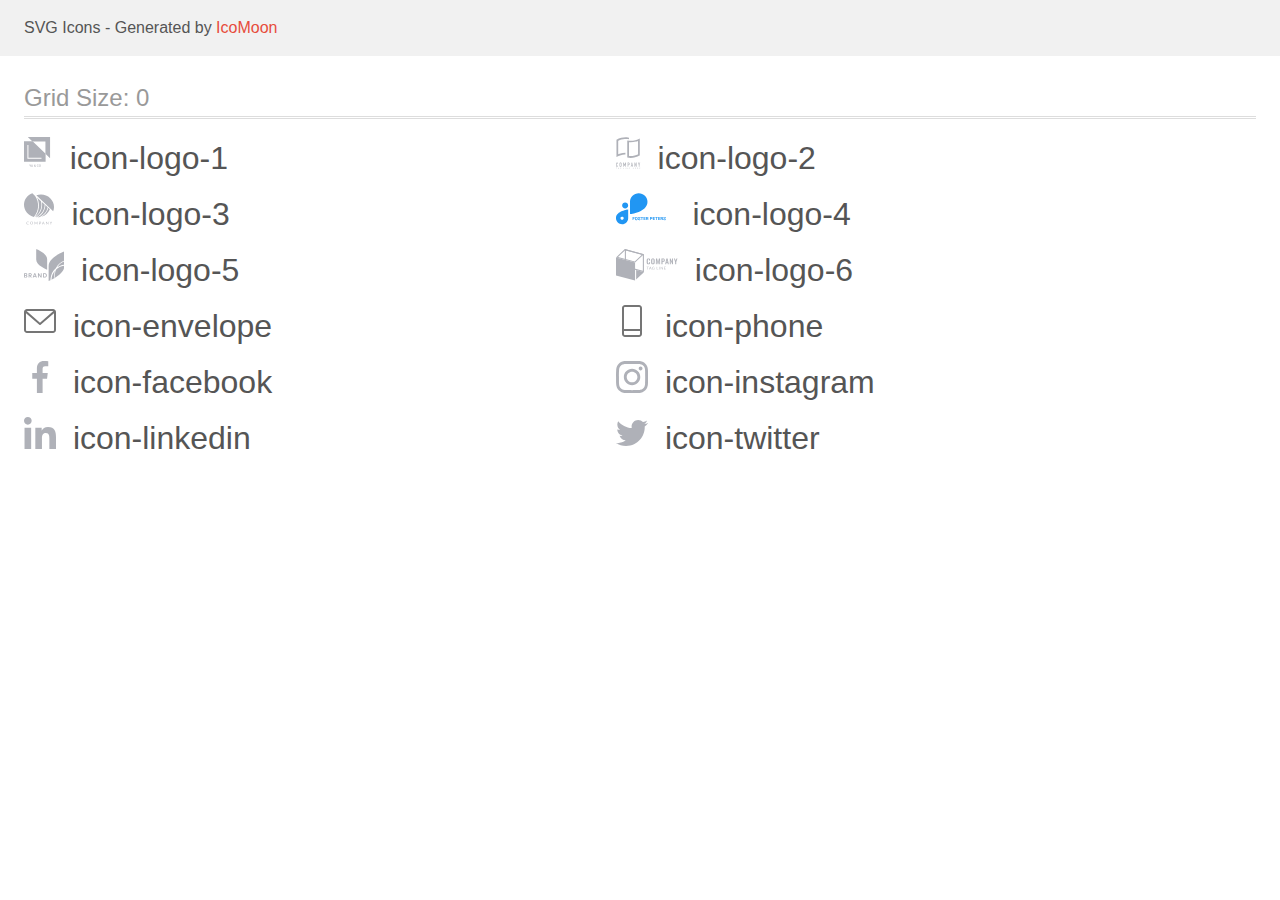
<file: img/icons/icomoon/demo.html>
<!doctype html>
<html>
<head>
    <title>IcoMoon - SVG Icons</title>
    <meta charset="utf-8">
    <meta name="viewport" content="width=device-width, initial-scale=1">
    <link rel="stylesheet" href="demo-files/demo.css">
    <link rel="stylesheet" href="style.css">
</head>
<body>
<svg aria-hidden="true" style="position: absolute; width: 0; height: 0; overflow: hidden;" version="1.1" xmlns="http://www.w3.org/2000/svg" xmlns:xlink="http://www.w3.org/1999/xlink">
<defs>
<symbol id="icon-logo-1" viewBox="0 0 29 32">
<path fill="#afb1b8" style="fill: var(--color1, #afb1b8)" d="M3.84 0l4.677 4.428h13.046v12.351l4.677 4.428v-21.206h-22.4z"></path>
<path fill="#afb1b8" style="fill: var(--color1, #afb1b8)" d="M0 4.241v20.6h21.76v-8.188l-13.105-12.407-8.655-0.005zM17.615 21.828h-14.172v-13.855h1.002v12.917h13.17v0.938zM6.266 28.662l0.524-1.078h0.438l-0.764 1.437v0.838h-0.397v-0.838l-0.764-1.437h0.439l0.524 1.078zM8.513 29.329h-0.881l-0.184 0.53h-0.411l0.859-2.275h0.355l0.861 2.275h-0.413l-0.186-0.53zM7.743 29.010h0.659l-0.33-0.944-0.33 0.944zM10.071 29.244c0-0.105 0.029-0.202 0.086-0.289 0.058-0.089 0.17-0.193 0.339-0.314-0.069-0.083-0.131-0.176-0.182-0.276l-0.004-0.008c-0.031-0.066-0.050-0.144-0.052-0.226v-0c0-0.179 0.054-0.319 0.163-0.422s0.254-0.156 0.437-0.156c0.166 0 0.301 0.049 0.406 0.147 0.106 0.097 0.16 0.218 0.16 0.361 0 0.001 0 0.002 0 0.003 0 0.096-0.027 0.186-0.074 0.262l0.001-0.002c-0.063 0.095-0.142 0.174-0.233 0.236l-0.003 0.002-0.155 0.113 0.44 0.518c0.063-0.125 0.095-0.264 0.095-0.417h0.33c0 0.28-0.065 0.509-0.196 0.689l0.334 0.396h-0.44l-0.128-0.152c-0.154 0.115-0.348 0.183-0.558 0.183-0.008 0-0.017-0-0.025-0l0.001 0c-0.225 0-0.405-0.060-0.54-0.179-0.124-0.11-0.202-0.27-0.202-0.447 0-0.007 0-0.014 0-0.021l-0 0.001zM10.824 29.587c0.128 0 0.248-0.043 0.359-0.128l-0.497-0.586-0.049 0.035c-0.125 0.095-0.188 0.203-0.188 0.325 0 0.105 0.034 0.191 0.102 0.256 0.066 0.061 0.156 0.099 0.254 0.099 0.006 0 0.013-0 0.019-0l-0.001 0zM10.614 28.121c0 0.088 0.054 0.197 0.161 0.33l0.173-0.118 0.049-0.039c0.059-0.052 0.097-0.128 0.097-0.212 0-0.003-0-0.006-0-0.009v0c0-0.001 0-0.001 0-0.002 0-0.059-0.026-0.112-0.067-0.149l-0-0c-0.042-0.040-0.099-0.064-0.162-0.064-0.003 0-0.006 0-0.009 0h0c-0.003-0-0.006-0-0.010-0-0.066 0-0.126 0.029-0.167 0.075l-0 0c-0.041 0.048-0.066 0.111-0.066 0.179 0 0.003 0 0.007 0 0.010v-0zM14.748 29.118c-0.023 0.243-0.113 0.432-0.269 0.568s-0.364 0.204-0.623 0.204c-0.181 0-0.341-0.043-0.48-0.128-0.139-0.089-0.248-0.214-0.317-0.362l-0.002-0.005c-0.074-0.16-0.117-0.347-0.117-0.544 0-0.003 0-0.005 0-0.008v0-0.212c0-0.214 0.038-0.403 0.114-0.567 0.077-0.164 0.186-0.29 0.326-0.378 0.143-0.089 0.307-0.133 0.494-0.133 0.251 0 0.453 0.068 0.606 0.205s0.243 0.329 0.268 0.578h-0.394c-0.019-0.163-0.067-0.281-0.144-0.353-0.076-0.073-0.188-0.109-0.336-0.109-0.172 0-0.304 0.063-0.397 0.189-0.092 0.125-0.138 0.309-0.141 0.552v0.202c0 0.246 0.044 0.433 0.132 0.563s0.218 0.194 0.387 0.194c0.155 0 0.272-0.035 0.35-0.105s0.128-0.186 0.148-0.348h0.394zM16.918 28.78c0 0.223-0.038 0.419-0.115 0.588-0.077 0.168-0.188 0.297-0.332 0.388-0.143 0.090-0.307 0.134-0.494 0.134-0.184 0-0.349-0.045-0.493-0.134-0.146-0.094-0.261-0.225-0.332-0.38l-0.002-0.006c-0.075-0.163-0.119-0.354-0.119-0.555 0-0.008 0-0.015 0-0.023v0.001-0.128c0-0.222 0.038-0.418 0.117-0.588s0.19-0.3 0.333-0.389c0.144-0.091 0.308-0.136 0.493-0.136s0.35 0.045 0.493 0.134c0.143 0.089 0.255 0.217 0.333 0.384s0.118 0.362 0.118 0.584v0.126zM16.522 28.662c0-0.252-0.048-0.445-0.143-0.58-0.085-0.123-0.225-0.202-0.384-0.202-0.007 0-0.015 0-0.022 0.001l0.001-0c-0.005-0-0.011-0-0.016-0-0.159 0-0.299 0.079-0.384 0.2l-0.001 0.002c-0.096 0.133-0.145 0.323-0.147 0.567v0.131c0 0.25 0.049 0.444 0.146 0.58s0.233 0.205 0.406 0.205c0.175 0 0.31-0.067 0.403-0.2 0.095-0.133 0.142-0.328 0.142-0.584v-0.118z"></path>
</symbol>
<symbol id="icon-logo-2" viewBox="0 0 25 32">
<path fill="#afb1b8" style="fill: var(--color1, #afb1b8)" d="M10.447 1.806h0.084c0.156 0 0.324 0.015 0.49 0.030 0.734 0.052 1.463 0.162 2.18 0.329v-1.762c-0.652-0.172-1.42-0.299-2.207-0.357l-0.042-0.002c-0.254-0.020-0.571-0.035-0.889-0.043l-0.021-0h-0.263c-1.523 0.006-3.040 0.201-4.514 0.582-1.68 0.418-3.293 1.075-4.79 1.948v17.475c1.312-0.729 2.832-1.339 4.431-1.75l0.135-0.029c1.123-0.3 2.433-0.51 3.78-0.586l0.052-0.002h0.052c0.217-0.011 0.433-0.017 0.655-0.018v-1.791c-1.78 0.024-3.493 0.264-5.129 0.695l0.147-0.033c-0.603 0.157-1.185 0.326-1.731 0.513l-0.623 0.212v-13.626l0.266-0.128c1.89-0.918 4.096-1.513 6.425-1.649l0.047-0.002c0.008-0.001 0.018-0.001 0.028-0.001s0.019 0 0.029 0.001l-0.001-0c0.248-0.012 0.497-0.018 0.742-0.018h0.28c0.129 0.003 0.258 0.006 0.388 0.014z"></path>
<path fill="#afb1b8" style="fill: var(--color1, #afb1b8)" d="M14.837 3.651c-0.005 0-0.010 0-0.016 0-0.915 0-1.811-0.077-2.684-0.225l0.094 0.013c-0.277-0.047-0.55-0.103-0.814-0.164v17.275c1.12 0.277 2.271 0.412 3.425 0.404 1.607-0.007 3.162-0.218 4.644-0.61l-0.128 0.029c1.817-0.461 3.412-1.129 4.877-1.995l-0.085 0.047v-17.163c-1.311 0.728-2.83 1.338-4.429 1.751l-0.136 0.030c-1.551 0.399-3.146 0.603-4.746 0.609zM21.745 3.95l0.623-0.209v13.63l-0.266 0.129c-0.903 0.442-1.962 0.834-3.065 1.118l-0.119 0.026c-1.331 0.345-2.699 0.521-4.074 0.527-0.411 0-0.818-0.017-1.214-0.052l-0.426-0.038v-14.017l0.497 0.033c0.361 0.023 0.735 0.034 1.141 0.034 1.841-0.007 3.622-0.248 5.32-0.696l-0.147 0.033c0.581-0.154 1.158-0.326 1.731-0.518zM1.684 25.977c-0.167-0.173-0.401-0.281-0.661-0.281-0.011 0-0.023 0-0.034 0.001l0.002-0c-0.004-0-0.009-0-0.014-0-0.139 0-0.272 0.028-0.393 0.078l0.007-0.003c-0.237 0.095-0.42 0.28-0.51 0.512l-0.002 0.006c-0.049 0.123-0.073 0.254-0.071 0.386v2.335c-0.006 0.164 0.026 0.328 0.092 0.479 0.055 0.12 0.135 0.226 0.234 0.313 0.093 0.078 0.202 0.135 0.32 0.166 0.114 0.031 0.231 0.048 0.349 0.048 0.13 0.001 0.258-0.026 0.377-0.081 0.351-0.156 0.591-0.5 0.591-0.901v-0.261h-0.611v0.208c0 0.004 0 0.009 0 0.014 0 0.070-0.013 0.136-0.037 0.198l0.001-0.004c-0.021 0.052-0.051 0.095-0.089 0.132l-0 0c-0.070 0.054-0.159 0.088-0.255 0.089h-0c-0.011 0.001-0.023 0.002-0.036 0.002-0.103 0-0.194-0.050-0.25-0.127l-0.001-0.001c-0.051-0.082-0.082-0.182-0.082-0.289 0-0.008 0-0.016 0.001-0.024l-0 0.001v-2.177c-0.004-0.121 0.022-0.24 0.075-0.349 0.056-0.087 0.153-0.143 0.262-0.143 0.013 0 0.025 0.001 0.038 0.002l-0.001-0c0.003-0 0.007-0 0.012-0 0.107 0 0.201 0.052 0.26 0.131l0.001 0.001c0.063 0.082 0.101 0.187 0.101 0.3 0 0.005-0 0.009-0 0.014v-0.001 0.202h0.604v-0.238c0-0.003 0-0.007 0-0.011 0-0.143-0.027-0.28-0.077-0.405l0.003 0.007c-0.048-0.128-0.117-0.237-0.205-0.329l0 0zM5.31 25.951c-0.186-0.158-0.429-0.255-0.694-0.257h-0c-0.124 0-0.248 0.023-0.364 0.066-0.252 0.090-0.451 0.276-0.557 0.511l-0.002 0.006c-0.062 0.142-0.092 0.297-0.089 0.452v2.239c-0.004 0.158 0.026 0.314 0.089 0.458 0.055 0.121 0.136 0.228 0.237 0.313 0.094 0.086 0.203 0.154 0.322 0.197 0.117 0.043 0.24 0.065 0.364 0.066 0.267-0.001 0.51-0.1 0.695-0.264l-0.001 0.001c0.097-0.087 0.176-0.194 0.23-0.313 0.063-0.144 0.093-0.301 0.089-0.458v-2.239c0-0.006 0-0.014 0-0.021 0-0.156-0.033-0.304-0.092-0.438l0.003 0.007c-0.057-0.128-0.135-0.237-0.23-0.327l-0-0zM5.025 28.969c0.001 0.010 0.002 0.023 0.002 0.035 0 0.114-0.047 0.216-0.123 0.289l-0 0c-0.077 0.065-0.178 0.105-0.287 0.105s-0.21-0.040-0.288-0.105l0.001 0.001c-0.076-0.073-0.123-0.175-0.123-0.289 0-0.012 0.001-0.025 0.002-0.037l-0 0.002v-2.239c-0.001-0.010-0.001-0.022-0.001-0.034 0-0.113 0.047-0.216 0.123-0.289l0-0c0.077-0.065 0.178-0.105 0.287-0.105s0.21 0.040 0.288 0.105l-0.001-0.001c0.076 0.073 0.123 0.175 0.123 0.289 0 0.012-0.001 0.025-0.002 0.037l0-0.002v2.24zM10.072 29.969v-4.24h-0.586l-0.771 2.244h-0.010l-0.777-2.244h-0.58v4.239h0.606v-2.578h0.011l0.593 1.823h0.302l0.598-1.823h0.010v2.578h0.606zM13.513 26.027c-0.093-0.105-0.211-0.185-0.342-0.232-0.124-0.042-0.267-0.066-0.416-0.066-0.008 0-0.016 0-0.024 0l0.001-0h-0.9v4.24h0.604v-1.656h0.311c0.189 0.009 0.376-0.031 0.545-0.116 0.139-0.078 0.251-0.188 0.329-0.32l0.002-0.004c0.070-0.113 0.117-0.238 0.138-0.369 0.021-0.133 0.033-0.287 0.033-0.444 0-0.013-0-0.027-0-0.040l0 0.002c0.006-0.203-0.014-0.407-0.059-0.606-0.043-0.153-0.12-0.284-0.223-0.39l0 0zM13.201 27.319c-0.003 0.081-0.023 0.157-0.057 0.224l0.001-0.003c-0.035 0.065-0.089 0.116-0.154 0.147l-0.002 0.001c-0.075 0.034-0.162 0.054-0.254 0.054-0.011 0-0.022-0-0.033-0.001l0.002 0h-0.276v-1.441h0.311c0.009-0 0.019-0.001 0.029-0.001 0.088 0 0.172 0.020 0.247 0.055l-0.004-0.002c0.062 0.036 0.111 0.090 0.141 0.154l0.001 0.002c0.033 0.074 0.051 0.155 0.053 0.236v0.282c0 0.098 0.006 0.201 0 0.291h-0.006zM16.374 25.729h-0.495l-0.934 4.24h0.604l0.177-0.911h0.823l0.178 0.911h0.604l-0.957-4.24zM15.817 28.481l0.297-1.537h0.011l0.295 1.537h-0.604zM20.277 28.283h-0.011l-0.913-2.554h-0.58v4.24h0.604v-2.55h0.012l0.923 2.549h0.568v-4.239h-0.604v2.554zM23.968 25.729l-0.486 1.686h-0.012l-0.486-1.686h-0.639l0.83 2.448v1.791h0.604v-1.791l0.83-2.447h-0.64zM0 31.166h0.291v0.817h0.198v-0.817h0.289v-0.167h-0.778v0.168zM2.447 30.998l-0.382 0.985h0.21l0.081-0.224h0.392l0.084 0.224h0.215l-0.391-0.985h-0.21zM2.417 31.593l0.134-0.365 0.134 0.365h-0.268zM4.866 31.62h0.228v0.127c-0.063 0.051-0.145 0.082-0.234 0.083h-0c-0.004 0-0.009 0-0.014 0-0.079 0-0.149-0.037-0.195-0.094l-0-0c-0.046-0.065-0.073-0.147-0.073-0.234 0-0.008 0-0.016 0.001-0.023l-0 0.001c0-0.219 0.095-0.329 0.283-0.329 0.006-0.001 0.014-0.001 0.021-0.001 0.097 0 0.178 0.067 0.201 0.157l0 0.001 0.194-0.038c-0.042-0.192-0.18-0.289-0.417-0.289-0.004-0-0.008-0-0.013-0-0.127 0-0.244 0.048-0.331 0.127l0-0c-0.088 0.087-0.143 0.208-0.143 0.342 0 0.013 0 0.026 0.002 0.038l-0-0.002c-0 0.007-0 0.015-0 0.023 0 0.132 0.048 0.254 0.127 0.347l-0.001-0.001c0.087 0.090 0.209 0.146 0.343 0.146 0.011 0 0.021-0 0.032-0.001l-0.001 0c0.005 0 0.010 0 0.016 0 0.155 0 0.296-0.060 0.402-0.157l-0 0v-0.388h-0.426v0.166zM7.337 30.998h-0.199v0.985h0.689v-0.167h-0.49v-0.817zM9.426 30.998h-0.199v0.985h0.199v-0.985zM11.469 31.655l-0.404-0.657h-0.193v0.985h0.185v-0.643l0.396 0.643h0.198v-0.985h-0.182v0.658zM13.315 31.549h0.49v-0.167h-0.49v-0.215h0.527v-0.168h-0.727v0.985h0.747v-0.167h-0.548v-0.266zM17.792 31.386h-0.388v-0.388h-0.198v0.984h0.198v-0.431h0.388v0.431h0.198v-0.985h-0.198v0.388zM19.649 31.549h0.492v-0.167h-0.492v-0.215h0.529v-0.168h-0.726v0.985h0.746v-0.167h-0.548v-0.266zM22.168 31.55c0.172-0.027 0.258-0.118 0.258-0.274 0.001-0.008 0.002-0.018 0.002-0.028 0-0.079-0.038-0.148-0.098-0.191l-0.001-0c-0.073-0.037-0.159-0.059-0.25-0.059-0.014 0-0.027 0-0.040 0.001l0.002-0h-0.417v0.984h0.198v-0.412h0.039c0.005-0 0.010-0 0.016-0 0.039 0 0.076 0.008 0.109 0.023l-0.002-0.001c0.029 0.018 0.053 0.042 0.070 0.072l0.215 0.313h0.236l-0.12-0.192c-0.054-0.096-0.128-0.175-0.215-0.235l-0.002-0.002zM21.969 31.413h-0.146v-0.247h0.156c0.012-0.001 0.027-0.002 0.042-0.002 0.057 0 0.111 0.009 0.163 0.026l-0.004-0.001c0.026 0.024 0.043 0.058 0.043 0.096 0 0.042-0.020 0.080-0.052 0.104l-0 0c-0.049 0.016-0.106 0.025-0.164 0.025-0.013 0-0.026-0-0.039-0.001l0.002 0zM24.068 31.549h0.49v-0.167h-0.49v-0.215h0.529v-0.168h-0.728v0.985h0.747v-0.167h-0.548v-0.266z"></path>
</symbol>
<symbol id="icon-logo-3" viewBox="0 0 31 32">
<path fill="#afb1b8" style="fill: var(--color1, #afb1b8)" d="M4.722 31.103c0.023 0.001 0.044 0.010 0.060 0.025v0l0.153 0.161c-0.119 0.13-0.266 0.234-0.431 0.304-0.194 0.077-0.401 0.115-0.61 0.109-0.009 0-0.020 0-0.031 0-0.196 0-0.382-0.038-0.554-0.106l0.010 0.004c-0.332-0.134-0.588-0.397-0.709-0.725l-0.003-0.009c-0.061-0.164-0.097-0.353-0.097-0.55 0-0.007 0-0.015 0-0.022v0.001c-0-0.007-0-0.015-0-0.023 0-0.198 0.038-0.387 0.108-0.56l-0.004 0.010c0.067-0.165 0.168-0.316 0.298-0.444 0.13-0.127 0.286-0.225 0.459-0.29 0.188-0.070 0.389-0.104 0.591-0.102 0.188-0.004 0.375 0.027 0.55 0.093 0.151 0.063 0.29 0.149 0.412 0.257l-0.129 0.171c-0.009 0.012-0.020 0.023-0.032 0.031l-0 0c-0.013 0.009-0.028 0.014-0.045 0.014-0.002 0-0.004-0-0.006-0l0 0c-0.021-0.001-0.040-0.008-0.056-0.019l0 0-0.068-0.045-0.096-0.059c-0.087-0.046-0.189-0.082-0.296-0.101l-0.006-0.001c-0.063-0.011-0.135-0.018-0.209-0.018-0.007 0-0.013 0-0.020 0h0.001c-0.005-0-0.010-0-0.016-0-0.147 0-0.288 0.028-0.417 0.079l0.008-0.003c-0.13 0.051-0.241 0.124-0.333 0.216l0-0c-0.095 0.099-0.169 0.216-0.216 0.342-0.054 0.145-0.081 0.298-0.079 0.452-0.002 0.156 0.025 0.313 0.079 0.46 0.046 0.126 0.119 0.242 0.212 0.341 0.088 0.093 0.196 0.165 0.318 0.212 0.125 0.049 0.259 0.074 0.394 0.073 0.078 0.001 0.156-0.004 0.234-0.015 0.127-0.015 0.247-0.057 0.354-0.122 0.054-0.034 0.104-0.071 0.151-0.113 0.019-0.017 0.044-0.029 0.072-0.030h0zM9.144 30.296c0.002 0.194-0.033 0.387-0.103 0.568-0.067 0.172-0.165 0.319-0.288 0.44l-0 0c-0.126 0.123-0.276 0.221-0.444 0.286l-0.009 0.003c-0.173 0.065-0.373 0.102-0.582 0.102s-0.409-0.037-0.594-0.106l0.012 0.004c-0.175-0.069-0.325-0.167-0.45-0.29l0 0c-0.123-0.123-0.222-0.271-0.288-0.436l-0.003-0.009c-0.065-0.169-0.103-0.364-0.103-0.568s0.038-0.399 0.107-0.579l-0.004 0.011c0.065-0.166 0.164-0.318 0.29-0.447 0.126-0.119 0.276-0.214 0.441-0.276l0.009-0.003c0.173-0.066 0.373-0.104 0.582-0.104s0.409 0.038 0.594 0.108l-0.012-0.004c0.17 0.066 0.324 0.164 0.452 0.29 0.127 0.127 0.224 0.275 0.289 0.439 0.071 0.182 0.106 0.376 0.104 0.571zM8.742 30.296c0-0.007 0-0.016 0-0.024 0-0.155-0.027-0.303-0.076-0.441l0.003 0.009c-0.087-0.256-0.278-0.457-0.522-0.554l-0.006-0.002c-0.126-0.047-0.271-0.075-0.423-0.075s-0.297 0.027-0.432 0.078l0.009-0.003c-0.251 0.099-0.443 0.299-0.528 0.55l-0.002 0.006c-0.097 0.298-0.097 0.615 0 0.912 0.087 0.256 0.279 0.457 0.524 0.552l0.006 0.002c0.273 0.097 0.573 0.097 0.846 0 0.124-0.048 0.234-0.121 0.324-0.214 0.092-0.1 0.162-0.216 0.205-0.341 0.052-0.147 0.076-0.301 0.073-0.456zM12.16 30.774l0.041 0.102c0.015-0.036 0.028-0.069 0.044-0.102 0.017-0.040 0.034-0.073 0.052-0.105l-0.002 0.005 0.978-1.694c0.019-0.030 0.037-0.048 0.056-0.053 0.020-0.006 0.043-0.009 0.066-0.009 0.005 0 0.010 0 0.015 0l-0.001-0h0.289v2.755h-0.342v-2.11c-0.001-0.014-0.001-0.031-0.001-0.048s0.001-0.033 0.001-0.050l-0 0.002-0.984 1.718c-0.013 0.026-0.033 0.048-0.057 0.062l-0.001 0c-0.023 0.014-0.052 0.022-0.082 0.022-0.001 0-0.002 0-0.002-0h-0.055c-0.030 0.001-0.060-0.007-0.084-0.022s-0.044-0.036-0.057-0.062l-0-0.001-1.013-1.73v2.212h-0.331v-2.75h0.289c0.004-0 0.009-0 0.014-0 0.024 0 0.046 0.003 0.068 0.010l-0.002-0c0.024 0.011 0.042 0.029 0.053 0.052l0 0.001 0.999 1.696c0.018 0.028 0.035 0.060 0.048 0.094l0.001 0.004zM15.841 30.638v1.031h-0.383v-2.75h0.854c0.010-0 0.021-0 0.033-0 0.158 0 0.311 0.022 0.455 0.063l-0.012-0.003c0.124 0.034 0.239 0.092 0.337 0.171 0.085 0.074 0.15 0.167 0.191 0.27 0.045 0.112 0.067 0.232 0.066 0.352 0.002 0.121-0.022 0.24-0.071 0.352-0.049 0.109-0.119 0.201-0.205 0.274l-0.001 0.001c-0.095 0.080-0.209 0.143-0.333 0.181l-0.007 0.002c-0.149 0.045-0.305 0.067-0.461 0.064l-0.463-0.007zM15.841 30.342h0.464c0.1 0.002 0.201-0.013 0.296-0.042 0.083-0.027 0.154-0.068 0.215-0.12l-0.001 0.001c0.056-0.049 0.1-0.11 0.129-0.178l0.001-0.003c0.029-0.066 0.046-0.144 0.046-0.225 0-0.003-0-0.005-0-0.008v0c0-0.008 0.001-0.018 0.001-0.028 0-0.071-0.015-0.138-0.041-0.199l0.001 0.003c-0.032-0.074-0.077-0.137-0.133-0.188l-0-0c-0.126-0.094-0.285-0.15-0.457-0.15-0.020 0-0.040 0.001-0.060 0.002l0.003-0h-0.464v1.134zM20.987 31.673h-0.302c-0.002 0-0.004 0-0.006 0-0.030 0-0.057-0.010-0.079-0.026l0 0c-0.021-0.017-0.038-0.038-0.049-0.063l-0-0.001-0.26-0.665h-1.307l-0.27 0.665c-0.011 0.025-0.027 0.046-0.047 0.061l-0 0c-0.022 0.017-0.051 0.028-0.082 0.028-0.002 0-0.003-0-0.005-0h-0.302l1.148-2.756h0.398l1.164 2.756zM19.092 30.65h1.079l-0.455-1.122c-0.030-0.071-0.060-0.157-0.083-0.245l-0.003-0.013-0.044 0.144c-0.015 0.049-0.029 0.088-0.045 0.126l0.003-0.009-0.452 1.119zM22.64 28.93c0.023 0.013 0.043 0.030 0.058 0.050l1.674 2.076v-2.139h0.342v2.756h-0.191c-0.001 0-0.003 0-0.005 0-0.027 0-0.052-0.006-0.074-0.017l0.001 0c-0.024-0.014-0.044-0.031-0.061-0.051l-0-0-1.674-2.075c0.002 0.031 0.002 0.063 0 0.095v2.049h-0.342v-2.756h0.203c0.024 0 0.047 0.004 0.068 0.013zM27.537 30.577v1.094h-0.383v-1.094l-1.058-1.66h0.342c0.002-0 0.005-0 0.008-0 0.028 0 0.054 0.009 0.075 0.024l-0-0c0.021 0.018 0.038 0.038 0.052 0.061l0.001 0.001 0.662 1.070c0.026 0.045 0.049 0.088 0.068 0.128s0.034 0.078 0.048 0.116l0.050-0.118c0.021-0.049 0.043-0.090 0.068-0.13l-0.002 0.004 0.653-1.078c0.014-0.022 0.031-0.042 0.050-0.059l0-0c0.020-0.017 0.047-0.027 0.076-0.027 0.002 0 0.004 0 0.006 0h0.346l-1.060 1.667zM11.971 24.293c0.167 0.020 0.335 0.037 0.506 0.051 2.582-1.101 4.767-2.902 6.281-5.18s2.29-4.93 2.231-7.625l-2.846-2.712c0.189 0.894 0.297 1.921 0.297 2.974 0 2.015-0.396 3.937-1.115 5.694l0.036-0.1c-1.090 2.731-2.957 5.12-5.39 6.899z"></path>
<path fill="#afb1b8" style="fill: var(--color1, #afb1b8)" d="M10.954 24.167l0.077 0.015c2.6-1.773 4.583-4.247 5.692-7.104 0.627-1.564 0.991-3.378 0.991-5.276 0-1.296-0.17-2.553-0.488-3.748l0.023 0.101-4.054-3.862c1.269 2.397 2.015 5.239 2.015 8.255 0 0.701-0.040 1.393-0.119 2.074l0.008-0.083c-0.397 3.519-1.834 6.857-4.144 9.628zM24.704 14.724c-0.688 2.962-2.361 5.632-4.77 7.616-0.665 0.553-1.406 1.066-2.191 1.51l-0.075 0.039c2.039-0.578 3.804-1.556 5.285-2.851l-0.016 0.013c1.465-1.281 2.625-2.875 3.381-4.679l0.031-0.084-1.645-1.565z"></path>
<path fill="#afb1b8" style="fill: var(--color1, #afb1b8)" d="M24.060 14.288l-2.341-2.23c-0.053 2.681-0.865 5.162-2.23 7.249l0.032-0.053c-1.394 2.169-3.373 3.943-5.729 5.137h0.012c0.525 0 1.049-0.030 1.572-0.089 2.251-0.884 4.15-2.237 5.649-3.95l0.014-0.017c1.454-1.66 2.512-3.704 3.005-5.958l0.016-0.089zM11.294 2.664l-2.793-2.664c-2.497 0.919-4.644 2.535-6.16 4.636s-2.333 4.589-2.34 7.139c0.010 2.818 1.005 5.552 2.829 7.77s4.372 3.793 7.242 4.476c2.562-2.973 4.061-6.647 4.281-10.488s-0.851-7.648-3.059-10.87zM30.512 13.878c-0.010-3.343-1.409-6.547-3.89-8.91s-5.843-3.696-9.352-3.706c-1.622-0.002-3.23 0.284-4.741 0.841l17.099 16.29c0.559-1.335 0.884-2.886 0.884-4.513 0-0 0-0.001 0-0.001v0z"></path>
</symbol>
<symbol id="icon-logo-4" viewBox="0 0 60 32">
<path fill="#2196f3" style="fill: var(--color2, #2196f3)" d="M9.229 9.548h-0.002c-1.683 0-3.048 1.331-3.048 2.971v0.002c0 1.64 1.365 2.971 3.048 2.971h0.002c1.683 0 3.048-1.331 3.048-2.971v-0.002c0-1.64-1.365-2.97-3.048-2.97zM31.73 8.599c-0.005-2.279-0.936-4.463-2.59-6.075-1.651-1.611-3.893-2.519-6.231-2.524-2.339 0.004-4.581 0.912-6.236 2.523s-2.585 3.797-2.59 6.076v12.566s17.645-1.915 17.647-12.564v-0.002zM0 25.289c0.008 1.659 0.697 3.155 1.801 4.226l0.002 0.001c1.121 1.086 2.65 1.756 4.336 1.758h0c1.686-0.001 3.215-0.671 4.337-1.759l-0.002 0.002c1.106-1.071 1.794-2.567 1.803-4.224v-8.746s-12.278 1.335-12.278 8.743zM6.14 26.855c-0.001 0-0.002 0-0.003 0-0.331 0-0.639-0.098-0.897-0.267l0.006 0.004c-0.261-0.171-0.465-0.41-0.588-0.693l-0.004-0.010c-0.077-0.177-0.122-0.383-0.122-0.599 0-0.108 0.011-0.214 0.033-0.315l-0.002 0.010c0.063-0.304 0.216-0.583 0.441-0.802 0.22-0.213 0.5-0.365 0.813-0.427l0.010-0.002c0.312-0.061 0.635-0.030 0.929 0.089s0.545 0.319 0.722 0.577c0.17 0.244 0.271 0.546 0.271 0.872 0 0.216-0.045 0.422-0.125 0.609l0.004-0.010c-0.080 0.191-0.199 0.365-0.348 0.511s-0.327 0.262-0.522 0.341c-0.182 0.076-0.394 0.12-0.616 0.12-0 0-0 0-0.001 0h0v-0.006zM18.672 25.884h-1.256v1.297h-0.655v-3.173h2.067v0.53h-1.412v0.819h1.255v0.528zM21.815 25.666c0 0.313-0.056 0.586-0.166 0.822s-0.269 0.417-0.476 0.545c-0.194 0.121-0.43 0.192-0.682 0.192-0.009 0-0.017-0-0.025-0l0.001 0c-0.263 0-0.498-0.063-0.704-0.19-0.209-0.131-0.373-0.314-0.477-0.533l-0.003-0.008c-0.109-0.23-0.172-0.499-0.172-0.783 0-0.010 0-0.020 0-0.029l-0 0.001v-0.158c0-0.313 0.056-0.588 0.168-0.825 0.113-0.238 0.272-0.42 0.477-0.547 0.206-0.128 0.442-0.192 0.707-0.192s0.499 0.064 0.704 0.192c0.206 0.127 0.365 0.309 0.477 0.547s0.17 0.511 0.17 0.822v0.141zM21.153 25.522c0-0.333-0.060-0.586-0.179-0.759-0.106-0.157-0.284-0.26-0.485-0.26-0.009 0-0.018 0-0.027 0.001l0.001-0c-0.007-0-0.016-0-0.024-0-0.201 0-0.378 0.102-0.482 0.256l-0.001 0.002c-0.119 0.17-0.18 0.42-0.182 0.749v0.155c0 0.324 0.060 0.576 0.179 0.755s0.291 0.268 0.515 0.268c0.008 0 0.017 0.001 0.026 0.001 0.2 0 0.375-0.101 0.479-0.255l0.001-0.002c0.118-0.173 0.177-0.424 0.179-0.755v-0.155zM23.936 26.348c0-0.005 0-0.012 0-0.018 0-0.108-0.051-0.204-0.131-0.264l-0.001-0.001c-0.087-0.067-0.244-0.137-0.47-0.21-0.209-0.065-0.388-0.139-0.558-0.227l0.019 0.009c-0.36-0.195-0.541-0.457-0.541-0.787 0-0.171 0.048-0.324 0.144-0.458s0.236-0.24 0.417-0.316c0.182-0.075 0.385-0.113 0.61-0.113s0.429 0.042 0.606 0.124c0.178 0.082 0.315 0.197 0.412 0.347 0.099 0.15 0.149 0.32 0.149 0.511h-0.655c0-0.146-0.045-0.258-0.137-0.338-0.092-0.082-0.22-0.123-0.386-0.123-0.16 0-0.284 0.034-0.372 0.103-0.082 0.058-0.134 0.152-0.134 0.259 0 0.003 0 0.005 0 0.008v-0c0 0.103 0.052 0.189 0.155 0.259 0.105 0.070 0.258 0.135 0.461 0.196 0.372 0.112 0.643 0.251 0.813 0.417s0.255 0.372 0.255 0.618c0 0.275-0.104 0.491-0.312 0.647s-0.487 0.234-0.839 0.234c-0.244 0-0.467-0.045-0.667-0.133-0.189-0.080-0.344-0.207-0.458-0.365l-0.002-0.003c-0.099-0.147-0.157-0.328-0.157-0.522 0-0.006 0-0.013 0-0.019v0.001h0.656c0 0.35 0.21 0.525 0.628 0.525 0.156 0 0.277-0.031 0.365-0.094 0.079-0.057 0.131-0.149 0.131-0.253 0-0.005-0-0.009-0-0.014l0 0.001zM27.426 24.537h-0.972v2.644h-0.654v-2.644h-0.959v-0.53h2.586v0.53zM29.712 25.805h-1.256v0.85h1.474v0.525h-2.128v-3.173h2.124v0.53h-1.47v0.756h1.256v0.513zM31.489 26.019h-0.521v1.162h-0.655v-3.173h1.18c0.374 0 0.664 0.083 0.868 0.251s0.305 0.403 0.305 0.708c0 0.216-0.048 0.397-0.141 0.543-0.105 0.152-0.25 0.271-0.419 0.341l-0.006 0.002 0.687 1.297v0.030h-0.703l-0.595-1.162zM30.968 25.489h0.528c0.164 0 0.291-0.042 0.381-0.124 0.084-0.082 0.136-0.197 0.136-0.323 0-0.008-0-0.017-0.001-0.025l0 0.001c0-0.15-0.043-0.268-0.129-0.353-0.084-0.086-0.214-0.129-0.39-0.129h-0.526v0.953zM34.931 26.062v1.119h-0.655v-3.173h1.239c0.238 0 0.447 0.043 0.628 0.131s0.321 0.211 0.418 0.372c0.097 0.16 0.146 0.342 0.146 0.548 0 0.311-0.106 0.557-0.32 0.737-0.212 0.179-0.506 0.268-0.883 0.268h-0.573zM34.931 25.533h0.584c0.173 0 0.304-0.041 0.394-0.123 0.092-0.081 0.138-0.197 0.138-0.348 0-0.007 0.001-0.015 0.001-0.023 0-0.137-0.053-0.262-0.139-0.355l0 0c-0.092-0.096-0.218-0.145-0.38-0.149h-0.599v0.997zM39.069 25.805h-1.255v0.85h1.474v0.525h-2.128v-3.173h2.124v0.53h-1.469v0.756h1.255v0.513zM42.104 24.537h-0.972v2.644h-0.655v-2.644h-0.959v-0.53h2.585v0.53zM44.388 25.805h-1.255v0.85h1.474v0.525h-2.128v-3.173h2.124v0.53h-1.47v0.756h1.256v0.513zM46.166 26.019h-0.521v1.162h-0.654v-3.173h1.18c0.375 0 0.665 0.083 0.868 0.251s0.305 0.403 0.305 0.708c0 0.216-0.047 0.397-0.141 0.543-0.105 0.152-0.25 0.27-0.419 0.341l-0.006 0.002 0.686 1.297v0.030h-0.702l-0.595-1.162zM45.645 25.489h0.528c0.164 0 0.29-0.042 0.381-0.124 0.084-0.082 0.135-0.196 0.135-0.322 0-0.009-0-0.017-0.001-0.026l0 0.001c0-0.15-0.042-0.268-0.128-0.353-0.085-0.086-0.214-0.129-0.391-0.129h-0.525v0.953zM49.488 26.348c0-0.005 0-0.012 0-0.018 0-0.108-0.051-0.204-0.131-0.264l-0.001-0.001c-0.087-0.067-0.244-0.137-0.47-0.21-0.209-0.065-0.388-0.139-0.558-0.227l0.019 0.009c-0.36-0.195-0.541-0.457-0.541-0.787 0-0.171 0.048-0.324 0.144-0.458s0.236-0.24 0.417-0.316c0.181-0.075 0.385-0.113 0.61-0.113s0.429 0.042 0.606 0.124c0.177 0.082 0.315 0.197 0.412 0.347 0.099 0.15 0.148 0.32 0.148 0.511h-0.654c0-0.146-0.045-0.258-0.137-0.338-0.092-0.082-0.22-0.123-0.386-0.123-0.16 0-0.284 0.034-0.373 0.103-0.081 0.058-0.133 0.152-0.133 0.258 0 0.003 0 0.006 0 0.008v-0c0 0.103 0.052 0.189 0.155 0.259 0.105 0.070 0.258 0.135 0.46 0.196 0.372 0.112 0.644 0.251 0.813 0.417s0.255 0.372 0.255 0.618c0 0.275-0.104 0.491-0.312 0.647s-0.487 0.234-0.839 0.234c-0.244 0-0.467-0.045-0.667-0.133-0.188-0.080-0.344-0.207-0.458-0.365l-0.002-0.003c-0.099-0.147-0.157-0.328-0.157-0.522 0-0.006 0-0.013 0-0.019v0.001h0.656c0 0.35 0.21 0.525 0.628 0.525 0.156 0 0.277-0.031 0.365-0.094 0.079-0.057 0.13-0.149 0.13-0.253 0-0.005-0-0.009-0-0.014l0 0.001z"></path>
</symbol>
<symbol id="icon-logo-5" viewBox="0 0 40 32">
<path fill="#afb1b8" style="fill: var(--color1, #afb1b8)" d="M3.056 26.742c0.157 0.194 0.24 0.438 0.236 0.688 0.001 0.016 0.001 0.035 0.001 0.053 0 0.324-0.141 0.615-0.365 0.815l-0.001 0.001c-0.304 0.231-0.681 0.343-1.061 0.317h-1.865v-4.361h1.827c0.031-0.002 0.067-0.003 0.103-0.003 0.341 0 0.657 0.11 0.914 0.297l-0.004-0.003c0.218 0.184 0.355 0.457 0.355 0.763 0 0.018-0.001 0.037-0.002 0.055l0-0.003c0.011 0.24-0.065 0.477-0.212 0.667-0.142 0.173-0.338 0.293-0.556 0.34 0.247 0.046 0.471 0.177 0.63 0.373zM0.868 26.084h0.78c0.178 0.014 0.354-0.038 0.497-0.145 0.104-0.095 0.169-0.232 0.169-0.383 0-0.015-0.001-0.030-0.002-0.045l0 0.002c0.001-0.011 0.001-0.024 0.001-0.037 0-0.153-0.064-0.291-0.167-0.389l-0-0c-0.124-0.093-0.281-0.15-0.45-0.15-0.021 0-0.043 0.001-0.064 0.003l0.003-0h-0.767v1.144zM2.222 27.756c0.114-0.1 0.186-0.246 0.186-0.408 0-0.012-0-0.024-0.001-0.036l0 0.002c0.001-0.010 0.001-0.021 0.001-0.032 0-0.166-0.073-0.314-0.189-0.416l-0.001-0.001c-0.132-0.099-0.299-0.159-0.48-0.159-0.018 0-0.036 0.001-0.054 0.002l0.002-0h-0.818v1.199h0.829c0.187 0.011 0.372-0.042 0.524-0.151zM6.79 28.617l-1.016-1.704h-0.382v1.704h-0.874v-4.361h1.654c0.034-0.003 0.074-0.004 0.114-0.004 0.396 0 0.76 0.142 1.042 0.377l-0.003-0.002c0.245 0.251 0.397 0.595 0.397 0.974 0 0.313-0.103 0.601-0.277 0.834l0.003-0.004c-0.204 0.235-0.483 0.392-0.789 0.443l1.083 1.743h-0.95zM5.392 26.318h0.715c0.497 0 0.745-0.22 0.745-0.66 0.001-0.011 0.001-0.024 0.001-0.037 0-0.176-0.070-0.336-0.184-0.453l0 0c-0.133-0.112-0.306-0.18-0.496-0.18-0.024 0-0.047 0.001-0.070 0.003l0.003-0h-0.724l0.009 1.328zM11.568 27.739h-1.742l-0.308 0.878h-0.916l1.6-4.313h0.991l1.593 4.312h-0.916l-0.301-0.878zM11.335 27.079l-0.637-1.84-0.637 1.84h1.273zM17.55 28.617h-0.869l-1.946-2.965v2.965h-0.865v-4.361h0.865l1.946 2.982v-2.982h0.868v4.361zM22.502 27.573c-0.182 0.33-0.45 0.593-0.775 0.764l-0.010 0.005c-0.378 0.191-0.797 0.286-1.22 0.274h-1.546v-4.361h1.546c0.020-0.001 0.043-0.001 0.067-0.001 0.42 0 0.817 0.1 1.168 0.277l-0.015-0.007c0.332 0.168 0.606 0.433 0.786 0.761 0.171 0.333 0.272 0.727 0.272 1.144s-0.1 0.811-0.278 1.158l0.007-0.014zM21.509 27.469c0.239-0.278 0.384-0.642 0.384-1.041s-0.145-0.763-0.386-1.043l0.002 0.002c-0.264-0.232-0.612-0.374-0.993-0.374-0.033 0-0.066 0.001-0.098 0.003l0.004-0h-0.603v2.823h0.603c0.028 0.002 0.061 0.003 0.094 0.003 0.381 0 0.729-0.141 0.994-0.375l-0.002 0.001zM12.111 0s11.201 4.246 10.964 10.39v10.392s-11.193-4.248-10.959-10.392l-0.005-10.39zM33.053 18.349c2.005-1.402 4.428-2.346 7.049-2.628l0.068-0.006v-3.253c-2.995 1.181-5.437 3.227-7.081 5.827l-0.035 0.060z"></path>
<path fill="#afb1b8" style="fill: var(--color1, #afb1b8)" d="M31.782 19.329c1.749-3.487 4.693-6.158 8.283-7.513l0.105-0.035v-9.373s-15.952 6.048-15.615 14.797v14.796s0.711-0.27 1.829-0.778c0-0.473 0-0.95 0.050-1.43 0.35-4.206 2.343-7.888 5.327-10.447l0.021-0.017z"></path>
<path fill="#afb1b8" style="fill: var(--color1, #afb1b8)" d="M30.266 24.825c0.084-1.026 0.27-2.041 0.558-3.030-2.038 2.401-3.303 5.514-3.378 8.921l-0 0.016c1.299-0.625 2.304-1.166 3.286-1.741l-0.218 0.118c-0.191-0.908-0.3-1.952-0.3-3.021 0-0.445 0.019-0.885 0.056-1.32l-0.004 0.057zM30.9 24.878c-0.031 0.359-0.049 0.777-0.049 1.199 0 0.948 0.090 1.874 0.261 2.772l-0.015-0.092c4.358-2.619 9.255-6.664 9.067-11.553v-0.426c-3.246 0.375-6.107 1.788-8.297 3.894l0.005-0.005c-0.501 1.234-0.847 2.664-0.968 4.158l-0.003 0.052z"></path>
</symbol>
<symbol id="icon-logo-6" viewBox="0 0 62 32">
<path fill="#afb1b8" style="fill: var(--color1, #afb1b8)" d="M31.123 14.854c-0.251-0.36-0.401-0.806-0.401-1.287 0-0.051 0.002-0.101 0.005-0.15l-0 0.007v-2.074c0-0.637 0.132-1.12 0.394-1.45s0.715-0.495 1.356-0.494c0.602 0 1.030 0.141 1.282 0.422 0.275 0.359 0.41 0.798 0.379 1.241v0.487h-1.077v-0.494c0-0.019 0.001-0.041 0.001-0.064 0-0.148-0.012-0.293-0.034-0.435l0.002 0.016c-0.017-0.115-0.073-0.214-0.153-0.287l-0-0c-0.095-0.071-0.215-0.113-0.345-0.113-0.016 0-0.032 0.001-0.048 0.002l0.002-0c-0.014-0.001-0.029-0.002-0.045-0.002-0.137 0-0.264 0.045-0.367 0.121l0.002-0.001c-0.090 0.081-0.154 0.19-0.178 0.313l-0.001 0.004c-0.031 0.169-0.045 0.341-0.042 0.513v2.518c-0.002 0.029-0.003 0.062-0.003 0.096 0 0.222 0.052 0.432 0.145 0.619l-0.004-0.008c0.055 0.075 0.128 0.134 0.212 0.171l0.003 0.001c0.063 0.027 0.136 0.044 0.213 0.044 0.023 0 0.045-0.001 0.067-0.004l-0.003 0c0.013 0.001 0.029 0.002 0.044 0.002 0.128 0 0.245-0.044 0.338-0.117l-0.001 0.001c0.084-0.079 0.142-0.184 0.16-0.303l0-0.003c0.026-0.167 0.037-0.336 0.034-0.504v-0.511h1.077v0.466c0.003 0.038 0.004 0.083 0.004 0.128 0 0.442-0.141 0.85-0.381 1.183l0.004-0.006c-0.247 0.308-0.669 0.462-1.288 0.462s-1.088-0.164-1.354-0.506zM35.608 14.876c-0.272-0.323-0.408-0.794-0.408-1.416v-2.183c0-0.616 0.136-1.082 0.408-1.399s0.726-0.474 1.364-0.473c0.633 0 1.085 0.158 1.358 0.473 0.271 0.317 0.41 0.783 0.41 1.399v2.183c0 0.616-0.139 1.089-0.415 1.414-0.277 0.325-0.727 0.487-1.354 0.487s-1.090-0.164-1.364-0.485zM37.473 14.352c0.097-0.202 0.142-0.424 0.129-0.646v-2.672c0.001-0.021 0.002-0.047 0.002-0.072 0-0.204-0.048-0.397-0.133-0.569l0.003 0.007c-0.056-0.076-0.13-0.136-0.216-0.173l-0.003-0.001c-0.062-0.027-0.135-0.042-0.211-0.042-0.026 0-0.051 0.002-0.076 0.005l0.003-0c-0.022-0.003-0.047-0.005-0.073-0.005-0.077 0-0.15 0.016-0.216 0.044l0.004-0.001c-0.090 0.038-0.164 0.098-0.219 0.172l-0.001 0.001c-0.098 0.197-0.143 0.415-0.129 0.633v2.685c-0.014 0.223 0.031 0.444 0.129 0.646 0.062 0.067 0.138 0.121 0.222 0.158l0.004 0.002c0.082 0.036 0.177 0.057 0.277 0.057s0.195-0.021 0.281-0.059l-0.005 0.002c0.089-0.039 0.164-0.093 0.226-0.16l0-0v-0.013zM40.035 9.468h1.16l0.872 4.028 0.892-4.028h1.128l0.113 5.813h-0.833l-0.089-4.040-0.861 4.040h-0.669l-0.892-4.054-0.083 4.054h-0.843l0.104-5.812zM45.5 9.468h1.806c1.040 0 1.56 0.55 1.56 1.651 0 1.054-0.547 1.58-1.643 1.579h-0.614v2.583h-1.115l0.007-5.812zM47.043 11.952c0.11 0.014 0.222 0.004 0.327-0.028 0.106-0.031 0.204-0.085 0.286-0.155 0.128-0.197 0.184-0.427 0.16-0.657 0.001-0.020 0.001-0.044 0.001-0.067 0-0.163-0.020-0.322-0.057-0.474l0.003 0.014c-0.017-0.062-0.045-0.115-0.083-0.161l0.001 0.001c-0.039-0.047-0.086-0.087-0.139-0.116l-0.002-0.001c-0.129-0.059-0.279-0.094-0.437-0.094-0.021 0-0.042 0.001-0.062 0.002l0.003-0h-0.433v1.736h0.433zM50.474 9.468h1.197l1.229 5.813h-1.039l-0.243-1.341h-1.068l-0.25 1.341h-1.055l1.229-5.812zM51.497 13.267l-0.417-2.44-0.417 2.44h0.835zM53.892 9.468h0.779l1.494 3.316v-3.316h0.925v5.812h-0.742l-1.503-3.462v3.462h-0.957l0.002-5.812zM59.258 13.064l-1.242-3.588h1.046l0.758 2.305 0.711-2.305h1.023l-1.226 3.588v2.216h-1.071v-2.216zM32.845 17.822v0.304h-0.91v2.362h-0.381v-2.362h-0.914v-0.304h2.205zM35.697 20.488h-0.294c-0.002 0-0.005 0-0.008 0-0.028 0-0.054-0.010-0.075-0.026l0 0c-0.022-0.015-0.038-0.036-0.048-0.060l-0-0.001-0.263-0.633h-1.262l-0.264 0.633c-0.008 0.028-0.022 0.052-0.040 0.072l0-0c-0.021 0.016-0.047 0.025-0.076 0.025-0.002 0-0.005-0-0.007-0h-0.294l1.115-2.666h0.387l1.128 2.655zM33.85 19.498h1.053l-0.446-1.085c-0.028-0.067-0.057-0.15-0.080-0.236l-0.003-0.014-0.042 0.141-0.040 0.111-0.442 1.083zM37.619 20.226c0.070 0.003 0.139 0.003 0.209 0 0.061-0.006 0.12-0.017 0.179-0.032 0.063-0.015 0.117-0.032 0.169-0.052l-0.009 0.003c0.049-0.019 0.099-0.042 0.15-0.065v-0.6h-0.446c-0.002 0-0.003 0-0.005 0-0.021 0-0.041-0.008-0.055-0.021l0 0c-0.014-0.011-0.022-0.027-0.022-0.046 0-0.001 0-0.002 0-0.003v0-0.205h0.865v1.022c-0.135 0.092-0.292 0.166-0.459 0.214l-0.012 0.003c-0.078 0.023-0.173 0.043-0.269 0.055l-0.009 0.001c-0.096 0.011-0.208 0.017-0.321 0.017-0.002 0-0.003 0-0.005 0h0c-0.004 0-0.008 0-0.013 0-0.197 0-0.386-0.037-0.56-0.103l0.011 0.004c-0.173-0.066-0.321-0.161-0.446-0.279l0.001 0.001c-0.12-0.117-0.218-0.258-0.285-0.414l-0.003-0.008c-0.065-0.159-0.103-0.343-0.103-0.535 0-0.006 0-0.012 0-0.018v0.001c-0-0.005-0-0.011-0-0.017 0-0.195 0.037-0.38 0.105-0.551l-0.004 0.010c0.064-0.158 0.161-0.301 0.287-0.422 0.127-0.12 0.279-0.214 0.446-0.277 0.191-0.068 0.394-0.102 0.598-0.099 0.104 0 0.207 0.007 0.31 0.023 0.090 0.014 0.179 0.036 0.266 0.067 0.078 0.028 0.153 0.063 0.223 0.106 0.069 0.042 0.134 0.088 0.195 0.139l-0.108 0.165c-0.009 0.015-0.021 0.027-0.036 0.036l-0 0c-0.015 0.009-0.032 0.014-0.051 0.014h-0c-0.026-0.001-0.050-0.008-0.070-0.021l0.001 0c-0.044-0.023-0.079-0.043-0.114-0.066l0.005 0.003c-0.042-0.026-0.092-0.050-0.143-0.070l-0.007-0.002c-0.057-0.023-0.126-0.043-0.197-0.058l-0.008-0.001c-0.081-0.015-0.173-0.023-0.268-0.023-0.005 0-0.011 0-0.016 0h0.001c-0.004-0-0.009-0-0.013-0-0.15 0-0.293 0.027-0.425 0.077l0.008-0.003c-0.125 0.047-0.237 0.119-0.328 0.211-0.093 0.096-0.163 0.209-0.207 0.332-0.047 0.132-0.075 0.285-0.075 0.444s0.027 0.312 0.078 0.454l-0.003-0.009c0.049 0.125 0.125 0.24 0.223 0.335 0.092 0.092 0.202 0.163 0.326 0.211 0.142 0.046 0.292 0.064 0.442 0.053zM41.172 20.184h1.217v0.304h-1.59v-2.666h0.381l-0.009 2.362zM43.656 20.487h-0.381v-2.664h0.381v2.666zM45.074 17.834c0.023 0.013 0.042 0.029 0.057 0.048l0 0 1.63 2.010c-0.001-0.014-0.002-0.031-0.002-0.048s0.001-0.033 0.002-0.050l-0 0.002v-1.986h0.332v2.676h-0.191c-0.004 0-0.009 0.001-0.013 0.001-0.025 0-0.049-0.006-0.071-0.016l0.001 0c-0.023-0.014-0.043-0.031-0.060-0.050l-0-0-1.628-2.007v2.072h-0.319v-2.665h0.198c0.022 0 0.043 0.004 0.063 0.013zM49.901 17.822v0.294h-1.351v0.88h1.095v0.282h-1.095v0.91h1.351v0.294h-1.743v-2.659h1.743zM9.95 1.359l16.929 4.55v15.946l-16.927-4.547v-15.949zM8.865 0v18.081l19.098 5.135v-18.080l-19.098-5.137z"></path>
<path fill="#afb1b8" style="fill: var(--color1, #afb1b8)" d="M19.1 31.61l-19.1-5.139v-18.080l19.1 5.137v18.082z"></path>
<path fill="#afb1b8" style="fill: var(--color1, #afb1b8)" d="M9.181 1.155l16.707 4.493-7.105 6.728-16.71-4.495 7.107-6.727zM8.865 0l-8.865 8.392 19.1 5.137 8.863-8.392-19.098-5.137zM20.175 30.593l7.788-7.374-7.788-2.096v9.47z"></path>
</symbol>
<symbol id="icon-envelope" viewBox="0 0 32 32">
<path fill="#757575" style="fill: var(--color3, #757575)" d="M29 4h-26c-1.654 0-3 1.346-3 3v18c0 1.654 1.346 3 3 3h26c1.654 0 3-1.346 3-3v-18c0-1.654-1.346-3-3-3zM29 6c0.136 0 0.266 0.028 0.384 0.078l-13.384 11.6-13.384-11.6c0.113-0.049 0.245-0.078 0.384-0.078h26zM29 26h-26c-0.552 0-1-0.448-1-1v0-16.81l13.344 11.566c0.175 0.152 0.404 0.245 0.656 0.245s0.481-0.093 0.657-0.246l-0.001 0.001 13.344-11.566v16.81c0 0.552-0.448 1-1 1v0z"></path>
</symbol>
<symbol id="icon-phone" viewBox="0 0 32 32">
<path fill="#757575" style="fill: var(--color3, #757575)" d="M23 0h-14c-1.654 0-3 1.346-3 3v26c0 1.654 1.346 3 3 3h14c1.654 0 3-1.346 3-3v-26c0-1.654-1.346-3-3-3zM9 2h14c0.552 0 1 0.448 1 1v0 21h-16v-21c0-0.552 0.448-1 1-1v0zM23 30h-14c-0.552 0-1-0.448-1-1v0-3h16v3c0 0.552-0.448 1-1 1v0z"></path>
</symbol>
<symbol id="icon-facebook" viewBox="0 0 32 32">
<path fill="#afb1b8" style="fill: var(--color1, #afb1b8)" d="M21.328 5.312h2.923v-5.088c-1.232-0.143-2.66-0.224-4.108-0.224-0.052 0-0.104 0-0.156 0l0.008-0c-4.213 0-7.099 2.65-7.099 7.52v4.48h-4.646v5.688h4.646v14.312h5.699v-14.31h4.459l0.707-5.688h-5.168v-3.922c0-1.643 0.443-2.768 2.734-2.768z"></path>
</symbol>
<symbol id="icon-instagram" viewBox="0 0 32 32">
<path fill="#afb1b8" style="fill: var(--color1, #afb1b8)" d="M31.968 9.408c-0.074-1.701-0.349-2.869-0.744-3.882-0.423-1.111-1.052-2.058-1.847-2.837l-0.001-0.001c-0.78-0.792-1.724-1.419-2.778-1.827l-0.054-0.018c-1.021-0.394-2.182-0.667-3.883-0.742-1.712-0.082-2.256-0.101-6.602-0.101-4.344 0-4.888 0.019-6.595 0.094-1.701 0.074-2.869 0.349-3.88 0.742-1.112 0.424-2.060 1.054-2.839 1.85l-0.001 0.001c-0.791 0.78-1.418 1.724-1.825 2.778l-0.018 0.054c-0.395 1.019-0.669 2.181-0.744 3.882-0.082 1.712-0.101 2.256-0.101 6.602 0 4.344 0.019 4.888 0.094 6.595 0.075 1.701 0.35 2.869 0.744 3.882 0.426 1.11 1.055 2.057 1.849 2.837l0.001 0.001c0.8 0.813 1.77 1.443 2.832 1.843 1.019 0.395 2.182 0.67 3.882 0.744 1.707 0.075 2.251 0.094 6.595 0.094 4.346 0 4.89-0.019 6.595-0.094 1.701-0.074 2.869-0.349 3.882-0.742 2.157-0.85 3.833-2.526 4.664-4.628l0.019-0.055c0.394-1.019 0.669-2.182 0.744-3.882 0.075-1.707 0.093-2.251 0.093-6.595s-0.006-4.888-0.080-6.595zM29.088 22.474c-0.070 1.563-0.333 2.406-0.552 2.97-0.551 1.399-1.638 2.486-3.001 3.024l-0.036 0.013c-0.563 0.219-1.413 0.482-2.97 0.55-1.688 0.075-2.194 0.094-6.464 0.094-4.269 0-4.782-0.019-6.464-0.094-1.563-0.069-2.406-0.331-2.97-0.55-0.721-0.269-1.334-0.676-1.836-1.192l-0.001-0.001c-0.517-0.503-0.924-1.117-1.184-1.803l-0.011-0.034c-0.218-0.563-0.48-1.413-0.549-2.97-0.075-1.688-0.094-2.195-0.094-6.464 0-4.27 0.019-4.784 0.094-6.464 0.069-1.563 0.331-2.406 0.549-2.97 0.269-0.722 0.678-1.337 1.198-1.837l0.002-0.002c0.504-0.517 1.119-0.923 1.806-1.182l0.034-0.011c0.56-0.219 1.411-0.48 2.968-0.55 1.688-0.074 2.194-0.093 6.464-0.093 4.275 0 4.782 0.019 6.464 0.093 1.562 0.069 2.406 0.331 2.97 0.55 0.693 0.256 1.325 0.662 1.837 1.194 0.531 0.52 0.938 1.144 1.195 1.84 0.218 0.56 0.48 1.411 0.549 2.968 0.075 1.688 0.094 2.194 0.094 6.464 0 4.269-0.019 4.768-0.094 6.458z"></path>
<path fill="#afb1b8" style="fill: var(--color1, #afb1b8)" d="M16.059 7.782c-4.539 0.002-8.218 3.682-8.219 8.221v0c0 0 0 0.001 0 0.002 0 4.541 3.681 8.222 8.222 8.222s8.222-3.681 8.222-8.222c0-4.541-3.681-8.222-8.222-8.222-0.001 0-0.001 0-0.002 0h0zM16.059 21.334c-2.945-0-5.332-2.388-5.332-5.333s2.388-5.333 5.333-5.333c0 0 0.001 0 0.001 0h-0c2.946 0 5.334 2.388 5.334 5.334s-2.388 5.334-5.334 5.334v0zM26.525 7.458c0 1.060-0.86 1.92-1.92 1.92s-1.92-0.86-1.92-1.92v0c0-1.060 0.86-1.92 1.92-1.92s1.92 0.86 1.92 1.92v0z"></path>
</symbol>
<symbol id="icon-linkedin" viewBox="0 0 32 32">
<path fill="#afb1b8" style="fill: var(--color1, #afb1b8)" d="M31.992 32h0.008v-11.738c0-5.741-1.237-10.163-7.947-10.163-3.227 0-5.392 1.77-6.277 3.45h-0.093v-2.914h-6.365v21.363h6.627v-10.578c0-2.786 0.528-5.48 3.978-5.48 3.398 0 3.448 3.179 3.448 5.658v10.402h6.621zM0.528 10.635h6.635v21.365h-6.635v-21.365zM3.843 0c-2.123 0-3.843 1.721-3.843 3.843v0c0 2.12 1.722 3.878 3.843 3.878 2.12 0 3.842-1.757 3.842-3.878s-1.72-3.841-3.841-3.843h-0z"></path>
</symbol>
<symbol id="icon-twitter" viewBox="0 0 32 32">
<path fill="#afb1b8" style="fill: var(--color1, #afb1b8)" d="M32 6.078c-1.1 0.493-2.376 0.857-3.713 1.028l-0.068 0.007c1.36-0.817 2.382-2.078 2.873-3.579l0.013-0.046c-1.197 0.722-2.591 1.273-4.076 1.573l-0.084 0.014c-1.2-1.279-2.9-2.076-4.787-2.076-3.622 0-6.558 2.936-6.558 6.558 0 0.001 0 0.003 0 0.004v-0c0 0.52 0.043 1.021 0.152 1.496-5.454-0.266-10.28-2.88-13.522-6.861-0.564 0.949-0.899 2.092-0.902 3.313v0.001c0 2.272 1.171 4.286 2.914 5.451-1.091-0.030-2.107-0.325-2.994-0.823l0.033 0.017v0.072c0.003 3.165 2.236 5.807 5.213 6.44l0.043 0.008c-0.499 0.136-1.071 0.215-1.662 0.215-0.020 0-0.041-0-0.061-0l0.003 0c-0.419 0-0.843-0.024-1.242-0.112 0.85 2.598 3.261 4.509 6.13 4.57-2.215 1.746-5.045 2.8-8.122 2.8-0.004 0-0.008 0-0.013 0h0.001c-0.018 0-0.040 0-0.062 0-0.531 0-1.055-0.034-1.569-0.099l0.061 0.006c2.826 1.846 6.287 2.944 10.004 2.944 0.021 0 0.042-0 0.063-0h-0.003c12.072 0 18.672-10 18.672-18.669 0-0.288-0.010-0.57-0.024-0.848 1.299-0.936 2.39-2.064 3.258-3.355l0.030-0.047z"></path>
</symbol>
</defs>
</svg>

<header class="bgc1 clearfix">
<div class="mhl">
    <p>SVG Icons - Generated by <a href="https://icomoon.io/app">IcoMoon</a></p>
</div>
</header>
    <div class="clearfix mhl ptl">
        <h1 class="mvm mtn fgc1">Grid Size: 0</h1>
        <div class="glyph fs1">
            <div class="clearfix pbs">
                <svg class="icon icon-logo-1"><use xlink:href="#icon-logo-1"></use></svg><span class="name"> icon-logo-1</span>
            </div>
        </div>
        <div class="glyph fs1">
            <div class="clearfix pbs">
                <svg class="icon icon-logo-2"><use xlink:href="#icon-logo-2"></use></svg><span class="name"> icon-logo-2</span>
            </div>
        </div>
        <div class="glyph fs1">
            <div class="clearfix pbs">
                <svg class="icon icon-logo-3"><use xlink:href="#icon-logo-3"></use></svg><span class="name"> icon-logo-3</span>
            </div>
        </div>
        <div class="glyph fs1">
            <div class="clearfix pbs">
                <svg class="icon icon-logo-4"><use xlink:href="#icon-logo-4"></use></svg><span class="name"> icon-logo-4</span>
            </div>
        </div>
        <div class="glyph fs1">
            <div class="clearfix pbs">
                <svg class="icon icon-logo-5"><use xlink:href="#icon-logo-5"></use></svg><span class="name"> icon-logo-5</span>
            </div>
        </div>
        <div class="glyph fs1">
            <div class="clearfix pbs">
                <svg class="icon icon-logo-6"><use xlink:href="#icon-logo-6"></use></svg><span class="name"> icon-logo-6</span>
            </div>
        </div>
        <div class="glyph fs1">
            <div class="clearfix pbs">
                <svg class="icon icon-envelope"><use xlink:href="#icon-envelope"></use></svg><span class="name"> icon-envelope</span>
            </div>
        </div>
        <div class="glyph fs1">
            <div class="clearfix pbs">
                <svg class="icon icon-phone"><use xlink:href="#icon-phone"></use></svg><span class="name"> icon-phone</span>
            </div>
        </div>
        <div class="glyph fs1">
            <div class="clearfix pbs">
                <svg class="icon icon-facebook"><use xlink:href="#icon-facebook"></use></svg><span class="name"> icon-facebook</span>
            </div>
        </div>
        <div class="glyph fs1">
            <div class="clearfix pbs">
                <svg class="icon icon-instagram"><use xlink:href="#icon-instagram"></use></svg><span class="name"> icon-instagram</span>
            </div>
        </div>
        <div class="glyph fs1">
            <div class="clearfix pbs">
                <svg class="icon icon-linkedin"><use xlink:href="#icon-linkedin"></use></svg><span class="name"> icon-linkedin</span>
            </div>
        </div>
        <div class="glyph fs1">
            <div class="clearfix pbs">
                <svg class="icon icon-twitter"><use xlink:href="#icon-twitter"></use></svg><span class="name"> icon-twitter</span>
            </div>
        </div>
  </div>
<script defer src="svgxuse.js"></script>
</body>
</html>
</file>
<file: img/icons/icomoon/demo-files/demo.css>
body {
  padding: 0;
  margin: 0;
  font-family: sans-serif;
  font-size: 1em;
  line-height: 1.5;
  color: #555;
  background: #fff;
}
h1 {
  font-size: 1.5em;
  font-weight: normal;
  box-shadow: 0 1px #ddd, 0 2px #fff, 0 3px #ddd;
}
small {
  font-size: .66666667em;
}
a {
  color: #e74c3c;
  text-decoration: none;
}
a:hover, a:focus {
  box-shadow: 0 1px #e74c3c;
}
.bshadow0, input {
  box-shadow: inset 0 -2px #e7e7e7;
}
input:hover {
  box-shadow: inset 0 -2px #ccc;
}
input, fieldset {
  font-size: 1em;
  margin: 0;
  padding: 0;
  border: 0;
}
input {
  color: inherit;
  line-height: 1.5;
  height: 1.5em;
  padding: .25em 0;
}
input:focus {
  outline: none;
  box-shadow: inset 0 -2px #449fdb;
}
.glyph {
  font-size: 16px;
  margin-right: 1.5em;
  float: left;
  width: 17em;
}
svg {
  color: #000;
}
.liga {
  width: 80%;
  width: calc(100% - 2.5em);
}
.talign-right {
  text-align: right;
}
.talign-center {
  text-align: center;
}
.bgc1 {
  background: #f1f1f1;
}
.fgc0 {
  color: #000;
}
.fgc1 {
  color: #999;
}
p {
  margin-top: 1em;
  margin-bottom: 1em;
}
.mvm {
  margin-top: .75em;
  margin-bottom: .75em;
}
.mtn {
  margin-top: 0;
}
.mtl, .mal {
  margin-top: 1.5em;
}
.mbl, .mal {
  margin-bottom: 1.5em;
}
.mal, .mhl {
  margin-left: 1.5em;
  margin-right: 1.5em;
}
.mhmm {
  margin-left: 1em;
  margin-right: 1em;
}
.ptl {
  padding-top: 1.5em;
}
.pbs, .pvs {
  padding-bottom: .25em;
}
.pvs, .pts {
  padding-top: .25em;
}
.unit {
  float: left;
}
.unitRight {
  float: right;
}
.size1of2 {
  width: 50%;
}
.size1of1 {
  width: 100%;
}
.clearfix:before, .clearfix:after {
  content: " ";
  display: table;
}
.clearfix:after {
  clear: both;
}
.hidden-true {
  display: none;
}
.textbox0 {
  width: 3em;
  background: #f1f1f1;
  padding: .25em .5em;
  line-height: 1.5;
  height: 1.5em;
}
.fs0 {
  font-size: 16px;
}
.fs1 {
  font-size: 32px;
}
.name {
  margin-left: .25em;
}
</file>
<file: img/icons/icomoon/style.css>
.icon {
  display: inline-block;
  width: 1em;
  height: 1em;
  stroke-width: 0;
  stroke: currentColor;
  fill: currentColor;
}

/* ==========================================
Single-colored icons can be modified like so:
.icon-name {
  font-size: 32px;
  color: red;
}
========================================== */

.icon-logo-1 {
  width: 0.900390625em;
}

.icon-logo-2 {
  width: 0.76953125em;
}

.icon-logo-3 {
  width: 0.953125em;
}

.icon-logo-4 {
  width: 1.8603515625em;
}

.icon-logo-5 {
  width: 1.2548828125em;
}

.icon-logo-6 {
  width: 1.9345703125em;
}
</file>
<file: css/main.min.css>
.section p{margin-top:0}.section-text{font-size:14px;line-height:1.71;margin-bottom:0;padding-bottom:30px}.section-text:not(:last-child){padding-bottom:30px}.section-team-text{font-size:16px;line-height:1.18}.section-portfolio-text{font-size:16px;line-height:1.86;margin-bottom:0;color:#757575}body{background-color:#ffffff;color:#757575;font-family:Roboto, sans-serif;letter-spacing:0.03em}img{display:block;width:100%;height:auto}a{text-decoration:none}ul{list-style:none;padding:0;margin:0}.visually-hidden{position:absolute;width:1px;height:1px;margin:-1px;padding:0;overflow:hidden;border:0;clip:rect(0 0 0 0)}.section{padding-bottom:60px}@media screen and (min-width: 1200px){.section{padding-bottom:94px}}.container{width:100%;padding-left:15px;padding-right:15px}@media screen and (min-width: 480px){.container{width:480px;margin-left:auto;margin-right:auto}}@media screen and (min-width: 768px){.container{width:768px}}@media screen and (min-width: 1200px){.container{width:1200px}}.logo{font-family:Raleway, sans-serif;color:#212121;letter-spacing:0.03em;font-weight:bold;font-size:24px;line-height:1.166;letter-spacing:0.03em}@media screen and (min-width: 1200px){.logo{font-size:26px;line-height:1.19}}.logo span{color:#2196f3}.title{color:#fff;letter-spacing:0.06em;text-align:center;display:flex;justify-content:center;align-items:center;width:100%;height:600px;margin-left:auto;margin-right:auto;background-image:linear-gradient(to right, rgba(47,48,58,0.4), rgba(47,48,58,0.4)),url("../img/hero-background-mobile.jpg");background-repeat:no-repeat;background-size:cover;background-position:center}@media screen and (min-device-pixel-ratio: 2), screen and (min-resolution: 192dpi), screen and (min-resolution: 2dppx){.title{background-image:linear-gradient(to right, rgba(47,48,58,0.4), rgba(47,48,58,0.4)),url("../img/hero-background-mobile@2x.jpg")}}@media screen and (min-width: 768px){.title{background-image:linear-gradient(to right, rgba(47,48,58,0.4), rgba(47,48,58,0.4)),url("../img/hero-background-tablet.jpg")}}@media screen and (min-device-pixel-ratio: 2), screen and (min-resolution: 192dpi), screen and (min-resolution: 2dppx){.title{background-image:linear-gradient(to right, rgba(47,48,58,0.4), rgba(47,48,58,0.4)),url("../img/hero-background-tablet@2x.jpg")}}@media screen and (min-width: 1200px){.title{background-image:linear-gradient(to right, rgba(47,48,58,0.4), rgba(47,48,58,0.4)),url("../img/hero-background.jpg")}}@media screen and (min-width: 1200px) and (min-device-pixel-ratio: 2), screen and (min-width: 1200px) and (min-resolution: 192dpi), screen and (min-width: 1200px) and (min-resolution: 2dppx){.title{background-image:linear-gradient(to right, rgba(47,48,58,0.4), rgba(47,48,58,0.4)),url("../img/hero-background img@2x.jpg")}}.section-title-primary{color:#212121;text-align:center;font-weight:700;font-size:28px;line-height:1.17857;margin-top:0;margin-bottom:50px}@media screen and (min-width: 1200px){.section-title-primary{font-weight:700;font-size:36px;line-height:1.16667}}.section-title-secondary{color:#212121;font-weight:700;font-size:14px;line-height:1.14;margin-top:0;margin-bottom:10px}.section-title-portfolio{color:#212121;font-size:18px;line-height:2;margin-top:0;margin-bottom:0}.hero-title{margin-top:0;margin-bottom:0;font-style:normal;text-transform:uppercase;font-weight:900;font-size:26px;line-height:1.61538}@media screen and (min-width: 1200px){.hero-title{font-weight:900;font-size:44px;line-height:1.36364}}.team-section{background:#f5f4fa;padding-top:60px}@media screen and (min-width: 1200px){.team-section{padding-top:94px}}.what-we-do-title{color:#212121;text-align:center;font-weight:700;font-size:36px;line-height:1.16667;color:#212121;text-align:center}@media screen and (min-width: 480px){.what-we-do-title{overflow:hidden;text-indent:100%;white-space:nowrap}}@media screen and (min-width: 768px){.what-we-do-title{overflow:hidden;text-indent:100%;white-space:nowrap}}.address{color:#757575;font-family:Roboto, sans-serif;font-weight:500;font-size:14px;line-height:1.17;display:flex;vertical-align:bottom;padding:0;border:none;margin:0;cursor:pointer}.address:hover,.address:focus{color:#2196f3;transition:250ms cubic-bezier(0.4, 0, 0.2, 1)}.mobile-nav{display:flex;justify-content:space-between;padding:15px}@media screen and (min-width: 768px){.mobile-nav{display:none}}.menu-button{display:inline-block;margin:0;padding:0;background-color:transparent;border:none;position:absolute;top:16px;right:16px;z-index:5;transition:250ms cubic-bezier(0.4, 0, 0.2, 1)}.menu-button .icon-burger-menu{display:none}.menu-button.is-open .icon-burger-menu{display:block}.menu-button.is-open .icon-close-menu{display:none}.menu-button:hover,.menu-button:focus{fill:#2196f3}.nav-mobile-content{display:none;position:absolute;top:0;left:0;width:100%;min-height:796px;z-index:3;color:black;background:#fff}.nav-mobile-content.is-open{display:block}.mobile-nav-elements{font-family:Roboto;font-weight:500;font-size:40px;line-height:1.175;letter-spacing:0.02em;margin-top:48px;margin-left:40px}.mobile-nav-elements .item{margin-bottom:32px}.mobile-nav-elements .link{color:#212121}.mobile-nav-elements .link:hover,.mobile-nav-elements .link:focus,.mobile-nav-elements .link.current{color:#2196f3}.mobile-address-nav{margin-top:302px;margin-left:40px}.mobile-address-nav .item{margin-bottom:32px}.mobile-address-nav .item .phone{font-weight:500;font-size:34px;line-height:1.17647;color:#2196f3}.mobile-address-nav .item .address{font-weight:500;font-size:24px;line-height:1.25;color:#757575}.social-links{display:flex;margin-left:40px;font-weight:500;font-size:18px;line-height:1.22222}.social-links .item{padding-right:10px}.social-links .item .item-link{color:#2196f3}.social-links .item:not(:last-child){margin-right:10px;border-right:1px solid rgba(33,33,33,0.2)}.main-nav{display:none}@media screen and (min-width: 768px){.main-nav{display:flex;align-items:center}}.portfolio-border{border-bottom:1px solid #ececec}.icon-nav{margin-right:10px;fill:currentColor;display:inline-block;width:16px;height:16px}.site-nav{display:flex;margin-left:93px}.site-nav .link{display:block;padding-bottom:30px;padding-top:30px;color:#212121;font-weight:500;font-size:14px;line-height:1.14;text-decoration:none;position:relative;transition:250ms cubic-bezier(0.4, 0, 0.2, 1)}.site-nav .link::after{content:'';display:block;width:100%;background:#2196f3;border-radius:2px;height:4px;position:absolute;left:0;bottom:0;opacity:0;transition:250ms cubic-bezier(0.4, 0, 0.2, 1)}.site-nav .item:not(:last-child){margin-right:50px}.site-nav .link:hover::after,.site-nav .link:focus::after,.site-nav .current::after{opacity:1}.site-nav .link:hover,.site-nav .link:focus,.site-nav .current{color:#2196f3}.address-nav{display:flex;flex-direction:column;margin-left:auto}@media screen and (min-width: 1200px){.address-nav{display:flex;flex-direction:row;margin-left:auto}}@media screen and (min-width: 1200px){.address-nav .item+.item{margin-left:50px}}.button{color:#fff;background-color:#2196f3;font-family:inherit;border-radius:4px;text-align:center;border:none}.button.primary{font-weight:700;font-size:16px;line-height:1.875;padding:10px 32px;min-width:200px;margin-top:30px;filter:drop-shadow(0px 4px 4px rgba(0,0,0,0.25))}.button.secondary{color:#212121;background-color:#f5f4fa;font-weight:500;font-size:16px;line-height:1.625;padding:6px 22px}.button.secondary:hover,.button.secondary:focus{color:#fff;background-color:#188ce8;transition:250ms cubic-bezier(0.4, 0, 0.2, 1);filter:drop-shadow(0px 4px 4px rgba(0,0,0,0.25))}.feacher-list{padding-top:60px}@media screen and (min-width: 768px){.feacher-list{display:flex;flex-wrap:wrap;margin-left:-30px;margin-top:-30px}}@media screen and (min-width: 1200px){.feacher-list{padding-top:94px;display:flex;flex-wrap:wrap;margin-left:-30px;margin-top:-30px}}.feacher-list .item{margin:0 auto}@media screen and (min-width: 768px){.feacher-list .item{margin-left:30px;margin-top:30px;flex-basis:calc(100% / 2 - 30px)}}@media screen and (min-width: 1200px){.feacher-list .item{margin-left:30px;margin-top:30px;flex-basis:calc(100% / 4 - 30px)}}.feacher-list .item::before{content:'';display:block;height:120px;margin-bottom:30px;background:#f5f4fa;border-radius:4px;background-repeat:no-repeat;background-size:contain;background-position:center}.feacher-list .icon-antena::before{background-image:url(../img/feacher-list/antena.svg)}.feacher-list .icon-clock::before{background-image:url(../img/feacher-list/clock.svg)}.feacher-list .icon-diagram::before{background-image:url(../img/feacher-list/diagram.svg)}.feacher-list .icon-astronaut::before{background-image:url(../img/feacher-list/astronaut.svg)}.section-title-secondary.title-uppercase{text-transform:uppercase}.hidden-true{display:none}@media screen and (min-width: 1200px){.hidden-true{display:block}}.primary-list{display:flex;flex-wrap:wrap;margin-left:-30px;margin-top:-30px;padding-bottom:94px}.primary-list .item{margin-left:30px;margin-top:30px;flex-basis:calc(100% / 3 - 30px)}.primary-thumb{position:relative}.label{position:absolute;font-family:Roboto;font-weight:700;font-size:14px;line-height:1.14;text-align:center;letter-spacing:0.03em;text-transform:uppercase;color:#fff;background:rgba(47,48,58,0.8);width:100%;height:70px;bottom:0;right:0;margin:0;padding-top:27px}.team-list{margin:0 auto}@media screen and (min-width: 768px){.team-list{display:flex;flex-wrap:wrap;margin-left:-30px;margin-top:-30px}}.team-list .card{display:flex;flex-wrap:wrap;border-radius:0px 0px 4px 4px;display:flex;flex-direction:column;align-items:center}.team-list>.item{width:100%;margin-top:30px}@media screen and (min-width: 768px){.team-list>.item{margin-left:30px;margin-top:30px;flex-basis:calc(100% / 2 - 30px);box-shadow:0px 1px 3px rgba(0,0,0,0.12),0px 1px 1px rgba(0,0,0,0.14),0px 2px 1px rgba(0,0,0,0.2)}}@media screen and (min-width: 1200px){.team-list>.item{margin-left:30px;margin-top:30px;flex-basis:calc(100% / 4 - 30px);box-shadow:0px 1px 3px rgba(0,0,0,0.12),0px 1px 1px rgba(0,0,0,0.14),0px 2px 1px rgba(0,0,0,0.2)}}.item .card{padding:20px 24px;border:1px solid #eeeeee;background-color:#fff}@media screen and (min-width: 768px){.card-list{display:flex;padding:0;margin:0;text-align:center}}.card-list .item{display:inline-block}.item-card{border:none;padding:0;border-radius:50%;align-items:center;display:flex;justify-content:center;width:44px;height:44px}.item-icon{width:20px;height:20px}.item-card:hover,.item-card:focus,.footer-card:hover,.footer-card:focus{fill:#2196f3;--color1: #ffffff;background-color:#2196f3;transition:250ms cubic-bezier(0.4, 0, 0.2, 1)}.card-list .item:not(:last-child){margin-right:10px}.portfolio-section{padding-top:60px}@media screen and (min-width: 1200px){.portfolio-section{padding-top:94px}}.portfolio-list{margin:0 auto;padding-bottom:60px}@media screen and (min-width: 768px){.portfolio-list{display:flex;flex-wrap:wrap;margin-left:-15px;margin-right:-15px;margin-top:-30px}}@media screen and (min-width: 1200px){.portfolio-list{display:flex;flex-wrap:wrap;margin-right:-30px;margin-top:-30px;padding-bottom:94px}}.product-thumb{position:relative;overflow:hidden}.overlay{position:absolute;width:100%;height:100%;opacity:0;top:0;left:0;font-family:Roboto;font-style:normal;font-weight:400;font-size:18px;line-height:1.56;letter-spacing:0.03em;padding:63px 24px;color:#fff;background:rgba(33,150,243,0.9);transition:250ms cubic-bezier(0.4, 0, 0.2, 1);transform:translateY(100%)}.overlay:hover{opacity:1}.portfolio-list .item{margin-top:30px}@media screen and (min-width: 768px){.portfolio-list .item{margin-left:15px;margin-right:15px;margin-top:30px;flex-basis:calc(100% / 2 - 30px)}}@media screen and (min-width: 1200px){.portfolio-list .item{margin-left:15px;margin-right:15px;margin-top:30px;flex-basis:calc(100% / 3 - 30px)}}.portfolio-list-actions{display:flex;flex-direction:column}.portfolio-list-actions:hover,.portfolio-list-actions:focus{border:1px solid #eeeeee;box-sizing:border-box;box-shadow:0px 1px 1px rgba(0,0,0,0.12),0px 4px 4px rgba(0,0,0,0.06),1px 4px 6px rgba(0,0,0,0.16)}.portfolio-list-actions:hover .overlay,.portfolio-list-actions:focus .overlay{opacity:1;transform:translateY(0)}.portfolio-button{display:flex;flex-wrap:wrap;margin-bottom:40px}@media screen and (min-width: 768px){.portfolio-button{justify-content:center;margin-bottom:30px}}@media screen and (min-width: 1200px){.portfolio-button{padding-bottom:50px}}.portfolio-button .item{margin-bottom:15px}@media screen and (min-width: 768px){.portfolio-button .item{margin-bottom:0}}.portfolio-button .item:not(:last-child){margin-right:8px}.client-logo{display:flex;justify-content:center;flex-wrap:wrap;margin-left:-15px;margin-right:-15px;margin-top:-30px}@media screen and (min-width: 1200px){.client-logo{flex-wrap:nowrap}}.client-logo .item{display:flex;flex-basis:calc(100% / 2 - 30px);margin-top:30px}@media screen and (min-width: 768px){.client-logo .item{flex-basis:calc(100% / 3 - 30px)}}@media screen and (min-width: 1200px){.client-logo .item{flex-basis:calc(100% / 6 - 30px);margin-left:15px;margin-right:15px}}.client-logo .item-link{border:1px solid #afb1b8;box-sizing:border-box;border-radius:4px;width:210px;height:90px}@media screen and (min-width: 768px){.client-logo .item-link{max-width:226px}}@media screen and (min-width: 1200px){.client-logo .item-link{width:170px}}.client-logo .item-link:hover,.client-logo .item-link:focus{border:1px solid #2196f3;transition:250ms cubic-bezier(0.4, 0, 0.2, 1)}.client-logo .item-link .logo-icons:hover,.client-logo .item-link:focus .logo-icons{fill:#2196f3}.logo-icons{display:inline-block;width:100%;height:100%;padding:20px;fill:#afb1b8}.section-client-logo{padding-top:60px}@media screen and (min-width: 1200px){.section-client-logo{padding-top:94px}}@media screen and (min-width: 1200px){.footer-tablet{margin-bottom:0}}.footer{background-color:#2f303a;margin-top:0;padding-top:60px;padding-bottom:60px}.footer-content{text-align:center;width:100%}@media screen and (min-width: 1200px){.footer-content{display:flex;align-items:baseline;justify-content:space-between;text-align:left}}@media screen and (min-width: 768px){.footer-tablet{display:flex;align-items:baseline;justify-content:space-around}}.footer .footer-logo{color:#fff}.footer-address{color:#fff;font-weight:400;font-style:normal;font-size:14px;line-height:1.71;display:flex;flex-direction:column}@media screen and (min-width: 1200px){.footer-address{margin-bottom:9px}}.address .footer-address{margin-right:70px}.footer-mail{font-weight:normal;font-size:14px;line-height:1.71;color:rgba(255,255,255,0.6);margin-bottom:8px}@media screen and (min-width: 1200px){.footer-mail{margin-bottom:9px}}.footer-tel{font-weight:normal;font-size:14px;line-height:1.71;color:rgba(255,255,255,0.6);margin-bottom:60px}@media screen and (min-width: 1200px){.footer-tel{margin-bottom:0}}.link-header{font-style:normal;font-weight:bold;font-size:14px;line-height:1.14;letter-spacing:0.03em;text-transform:uppercase;color:#fff;margin-bottom:20px}.footer-card{width:44px;height:44px;background:rgba(255,255,255,0.1);border-radius:50%;align-items:center;display:flex;justify-content:center;--color1: #ffffff;transition:250ms cubic-bezier(0.4, 0, 0.2, 1)}.footer-icon{width:20px;height:20px}.footer-card:hover,.footer-card:focus{fill:#2196f3;--color1: #ffffff;background-color:#2196f3;transition:250ms cubic-bezier(0.4, 0, 0.2, 1)}.footer-form{text-align:center;align-items:center}@media screen and (min-width: 1200px){.footer-form{display:flex;align-items:flex-end;text-align:start}}.footer-form-button{padding-top:10px;padding-bottom:10px;padding-left:29px;padding-right:13px;font-family:Roboto, sans-serif;font-weight:700;font-size:16px;line-height:1.87;text-align:center;letter-spacing:0.06em;margin:0 auto;margin-top:20px}@media screen and (min-width: 1200px){.footer-form-button{display:flex}}.footer-form-button::after{content:'';display:inline-block;margin-left:10px;width:24px;height:24px;background-image:url(../img/icons/telegram.svg);background-repeat:no-repeat;background-size:contain;background-position:bottom;color:#ffffff}.form-field{display:flex;flex-direction:column;margin-right:12px;align-items:flex-start}.form-label{font-family:Roboto, sans-serif;font-weight:700;font-size:14px;line-height:1.142;letter-spacing:0.03em;text-transform:uppercase;color:#fff;text-align:initial;margin-bottom:20px}.form-input{border:1px solid rgba(255,255,255,0.3);box-sizing:border-box;filter:drop-shadow(0px 4px 4px rgba(0,0,0,0.15));border-radius:4px;background-color:inherit;min-width:358px;min-height:50px;font-family:Roboto, sans-serif;font-weight:400;font-size:16px;line-height:1.25;letter-spacing:0.03em;color:#fff;padding-left:16px;align-items:center}@media screen and (min-width: 1200px){.link-footer{margin-left:70px}}.backdrop{position:fixed;top:0;left:0;width:100%;height:100%;background:rgba(0,0,0,0.2);opacity:1;transition:opacity 250ms cubic-bezier(0.4, 0, 0.2, 1)}.backdrop.is-hidden{opacity:0;pointer-events:none}.backdrop.is-hidden.modal{transform:translate(-50%, -50%) scale(0.9)}.modal{position:absolute;background:#ffffff;top:50%;left:50%;transform:translate(-50%, -50%) scale(1);box-shadow:0px 1px 3px rgba(0,0,0,0.12),0px 1px 1px rgba(0,0,0,0.14),0px 2px 1px rgba(0,0,0,0.2);border-radius:4px;max-width:450px;max-height:609px;height:100%;overflow-y:scroll}@media screen and (min-width: 1200px){.modal{max-width:528px;max-height:581px}}.modal-close-button{display:flex;width:11px;height:11px;transition:250ms cubic-bezier(0.4, 0, 0.2, 1)}.icon-wrapper{align-items:center;display:flex;justify-content:center;position:absolute;top:0;right:0;width:30px;height:30px;border-radius:50%;border:1px solid rgba(0,0,0,0.1);box-sizing:border-box;margin-top:8px;margin-right:8px}.icon-wrapper:hover .modal-close-button{fill:#2196f3;transition:250ms cubic-bezier(0.4, 0, 0.2, 1)}.form-button{padding:10px 55px;font-family:Roboto, sans-serif;font-weight:700;font-size:16px;line-height:1.87;display:flex;margin:0 auto;letter-spacing:0.06em}.form-button:hover,.form-button:focus{background-color:#188ce8}.modal-form{padding:40px}.modal-form-title{font-family:Roboto, sans-serif;font-weight:700;font-size:20px;line-height:1.15;text-align:center;letter-spacing:0.03em;color:#212121;margin-bottom:12px;display:flex}.modal-form-field{display:flex;flex-direction:column;margin-bottom:4px;position:relative}.modal-label{font-family:Roboto, sans-serif;font-weight:400;font-size:12px;line-height:1.166;letter-spacing:0.01em;color:#757575;margin-bottom:4px}.checkbox-label{font-family:Roboto, sans-serif;color:#757575;margin-left:7px;font-weight:400;font-size:12px;line-height:1.16}@media screen and (min-width: 1200px){.checkbox-label{font-size:14px;line-height:1.71;letter-spacing:0.03em}}.modal-input{border:1px solid rgba(33,33,33,0.2);box-sizing:border-box;border-radius:4px;height:40px;cursor:pointer;padding-left:40px;margin-bottom:10px}.modal-input:focus,.modal-input:hover,.textarea-input:hover,.textarea-input:focus{border:1px solid #2196f3;outline:none;transition:250ms cubic-bezier(0.4, 0, 0.2, 1)}.modal-form:focus .modal-input{color:#2196f3;transition:250ms cubic-bezier(0.4, 0, 0.2, 1)}.modal-form-field:focus .modal-input{fill:#2196f3;transition:250ms cubic-bezier(0.4, 0, 0.2, 1)}.textarea-input{height:120px;border:1px solid rgba(33,33,33,0.2);box-sizing:border-box;border-radius:4px;margin-bottom:20px;padding:12px 16px;font-family:Roboto, sans-serif;font-weight:400;font-size:12px;line-height:1.166;letter-spacing:0.01em;cursor:pointer;resize:none}.textarea-input::placeholder{font-family:Roboto, sans-serif;font-weight:400;font-size:12px;line-height:1.166;letter-spacing:0.01em;color:rgba(117,117,117,0.5)}.modal-form-checkbox{display:inline-block;margin-right:7px}.modal-icon{position:absolute;display:block;left:12px;top:50%;transform:translateY(-25%)}.modal-input:focus+.modal-icon{fill:#2196f3;transition:250ms cubic-bezier(0.4, 0, 0.2, 1)}.checkbox{-moz-appearance:none;-webkit-appearance:none;appearance:none;position:absolute}.checkbox-icon{display:inline-block;margin-right:7px;min-width:16px;min-height:15px;background:#fff;justify-items:start;fill:#fff;border:1px solid black;border-radius:4px;transform:translateY(20%)}.checkbox:focus ~ .checkbox-icon,.checkbox:checked+.checkbox-icon{background:#2196f3;border:1px #2196f3;transition:250ms cubic-bezier(0.4, 0, 0.2, 1)}.checkbox-label{display:flex;flex-direction:row-reverse}.contract{color:#2196f3;text-decoration:underline}
/*# sourceMappingURL=main.min.css.map */
</file>
